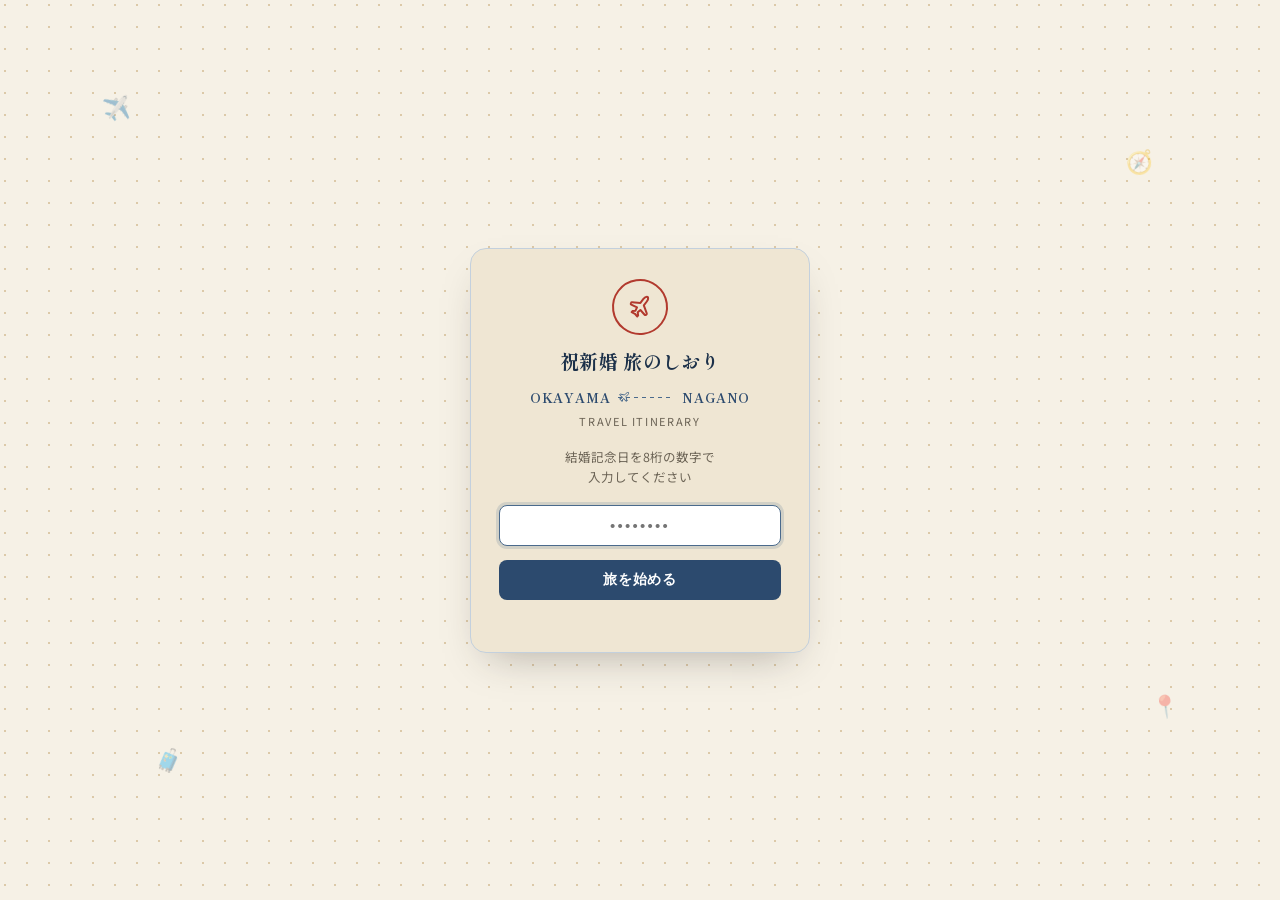
<file: index.html>
<!DOCTYPE html>
<html lang="ja">
<head>
  <meta charset="UTF-8">
  <script src="auth.js"></script>
  <script src="trip-switch.js" defer></script>
  <title>旅のしおり岡山編 — 目次</title>
  <link rel="preconnect" href="https://fonts.googleapis.com">
  <link rel="preconnect" href="https://fonts.gstatic.com" crossorigin>
  <link href="https://fonts.googleapis.com/css2?family=Shippori+Mincho:wght@500;700&family=Noto+Sans+JP:wght@400;500;700&display=swap" rel="stylesheet">
  <link rel="stylesheet" href="styles.css?v=2">
  <meta name="viewport" content="width=device-width,initial-scale=1">
</head>
<body>
<header class="site-header">
  <div class="cover">
    <div class="hanko">祝新婚</div>
    <div class="eyebrow">TRAVEL ITINERARY — OKAYAMA</div>
    <div class="title-row">
      <div class="title">旅のしおり岡山編</div>
      <a class="btn-trip-switch" href="nagano/index.html">長野編</a>
    </div>
  </div>
  <nav class="tabs">
    <a class="active" href="index.html">HOME</a>
    <a href="day1.html">DAY1</a>
    <a href="day2.html">DAY2</a>
    <a href="day3.html">DAY3</a>
    <a href="day4.html">DAY4</a>
  </nav>
</header>

<div class="wrap">

  <div class="ticket">
    <h2>概要</h2>
    <dl class="overview">
      <dt><span class="overview-icon" aria-hidden="true"><svg viewBox="0 0 24 24" fill="none" stroke="currentColor" stroke-width="2" stroke-linecap="round" stroke-linejoin="round"><path d="M20 10c0 6-8 12-8 12s-8-6-8-12a8 8 0 0 1 16 0Z"/><circle cx="12" cy="10" r="3"/></svg></span>Destination</dt>
      <dd>岡山県 倉敷・児島</dd>
      <dt><span class="overview-icon" aria-hidden="true"><svg viewBox="0 0 24 24" fill="none" stroke="currentColor" stroke-width="2" stroke-linecap="round" stroke-linejoin="round"><rect x="3" y="4" width="18" height="18" rx="2"/><path d="M16 2v4M8 2v4M3 10h18"/></svg></span>Date</dt>
      <dd>2026年9月19日(土) 〜 9月22日(火・祝)</dd>
      <dt><span class="overview-icon" aria-hidden="true"><svg viewBox="0 0 24 24" fill="none" stroke="currentColor" stroke-width="2" stroke-linecap="round" stroke-linejoin="round"><path d="M19 14c1.49-1.46 3-3.21 3-5.5A5.5 5.5 0 0 0 16.5 3c-1.76 0-3 .5-4.5 2-1.5-1.5-2.74-2-4.5-2A5.5 5.5 0 0 0 2 8.5c0 2.29 1.51 4.04 3 5.5l7 7Z"/></svg></span>Member</dt>
      <dd>Shohey &amp; Misa</dd>
      <dt><span class="overview-icon" aria-hidden="true"><svg viewBox="0 0 24 24" fill="none" stroke="currentColor" stroke-width="2" stroke-linecap="round" stroke-linejoin="round"><path d="M14.106 5.553a2 2 0 0 0 1.788 0l3.659-1.83A1 1 0 0 1 21 4.619v12.764a1 1 0 0 1-.553.894l-4.553 2.277a2 2 0 0 1-1.788 0l-4.212-2.106a2 2 0 0 0-1.788 0l-3.659 1.83A1 1 0 0 1 3 19.381V6.618a1 1 0 0 1 .553-.894l4.553-2.277a2 2 0 0 1 1.788 0z"/><path d="M15 5.764v15"/><path d="M9 3.236v15"/></svg></span>Sightseeing</dt>
      <dd>
        <ol class="hotel-links">
          <li><a class="btn-hotel" href="https://www.ivysquare.co.jp/sightseeing/" target="_blank" rel="noopener">周辺の観光情報</a></li>
        </ol>
      </dd>
      <dt><span class="overview-icon" aria-hidden="true"><svg viewBox="0 0 24 24" fill="none" stroke="currentColor" stroke-width="2" stroke-linecap="round" stroke-linejoin="round"><path d="M2 4v16"/><path d="M2 8h18a2 2 0 0 1 2 2v10"/><path d="M2 17h20"/><path d="M6 8v9"/></svg></span>Hotel</dt>
      <dd>
        <ol class="hotel-links">
          <li><a class="btn-hotel" href="https://www.ivysquare.co.jp/" target="_blank" rel="noopener">倉敷アイビースクエア</a></li>
          <li><a class="btn-hotel" href="https://www.denimhostelfloat.com/" target="_blank" rel="noopener">DENIM HOSTEL float</a></li>
        </ol>
      </dd>
    </dl>
  </div>

  <div class="ticket">
    <h2>ルートマップ</h2>
    <div class="map-frame">
      <img src="images/route-map.png" alt="倉敷美観地区から児島ジーンズストリートへのルート地図(車で49分・26.4km)">
    </div>
    <ul class="map-legend">
      <li><span class="map-legend-text"><span class="map-legend-name">①倉敷アイビースクエア</span><span class="map-legend-addr">岡山県倉敷市本町7-2</span></span><a class="map-legend-btn" href="https://www.google.com/maps/search/?api=1&query=%E5%80%89%E6%95%B7%E3%82%A2%E3%82%A4%E3%83%93%E3%83%BC%E3%82%B9%E3%82%AF%E3%82%A8%E3%82%A2%20%E5%B2%A1%E5%B1%B1%E7%9C%8C%E5%80%89%E6%95%B7%E5%B8%82%E6%9C%AC%E7%94%BA7-2" target="_blank" rel="noopener" aria-label="Google マップで開く"><svg viewBox="0 0 24 24" fill="none" stroke="currentColor" stroke-width="2" stroke-linecap="round" stroke-linejoin="round"><path d="M20 10c0 6-8 12-8 12s-8-6-8-12a8 8 0 0 1 16 0Z"/><circle cx="12" cy="10" r="3"/></svg></a></li>
      <li><span class="map-legend-text"><span class="map-legend-name">②美観地区</span><span class="map-legend-addr">岡山県倉敷市中央4</span></span><a class="map-legend-btn" href="https://www.google.com/maps/search/?api=1&query=%E7%BE%8E%E8%A6%B3%E5%9C%B0%E5%8C%BA%20%E5%B2%A1%E5%B1%B1%E7%9C%8C%E5%80%89%E6%95%B7%E5%B8%82%E4%B8%AD%E5%A4%AE4" target="_blank" rel="noopener" aria-label="Google マップで開く"><svg viewBox="0 0 24 24" fill="none" stroke="currentColor" stroke-width="2" stroke-linecap="round" stroke-linejoin="round"><path d="M20 10c0 6-8 12-8 12s-8-6-8-12a8 8 0 0 1 16 0Z"/><circle cx="12" cy="10" r="3"/></svg></a></li>
      <li><span class="map-legend-text"><span class="map-legend-name">③児島ジーンズストリート</span><span class="map-legend-addr">岡山県倉敷市児島味野2丁目5</span></span><a class="map-legend-btn" href="https://www.google.com/maps/search/?api=1&query=%E5%85%90%E5%B3%B6%E3%82%B8%E3%83%BC%E3%83%B3%E3%82%BA%E3%82%B9%E3%83%88%E3%83%AA%E3%83%BC%E3%83%88%20%E5%B2%A1%E5%B1%B1%E7%9C%8C%E5%80%89%E6%95%B7%E5%B8%82%E5%85%90%E5%B3%B6%E5%91%B3%E9%87%8E2%E4%B8%81%E7%9B%AE5" target="_blank" rel="noopener" aria-label="Google マップで開く"><svg viewBox="0 0 24 24" fill="none" stroke="currentColor" stroke-width="2" stroke-linecap="round" stroke-linejoin="round"><path d="M20 10c0 6-8 12-8 12s-8-6-8-12a8 8 0 0 1 16 0Z"/><circle cx="12" cy="10" r="3"/></svg></a></li>
      <li><span class="map-legend-text"><span class="map-legend-name">④DENIM HOSTEL float</span><span class="map-legend-addr">岡山県倉敷市児島唐琴町1421-26</span></span><a class="map-legend-btn" href="https://www.google.com/maps/search/?api=1&query=DENIM%20HOSTEL%20float%20%E5%B2%A1%E5%B1%B1%E7%9C%8C%E5%80%89%E6%95%B7%E5%B8%82%E5%85%90%E5%B3%B6%E5%94%90%E7%90%B4%E7%94%BA1421-26" target="_blank" rel="noopener" aria-label="Google マップで開く"><svg viewBox="0 0 24 24" fill="none" stroke="currentColor" stroke-width="2" stroke-linecap="round" stroke-linejoin="round"><path d="M20 10c0 6-8 12-8 12s-8-6-8-12a8 8 0 0 1 16 0Z"/><circle cx="12" cy="10" r="3"/></svg></a></li>
    </ul>
  </div>

  <div class="ticket">
    <h2>近隣の病院</h2>
    <ul class="map-legend">
      <li><span class="map-legend-text"><span class="map-legend-name">①赤松病院</span><span class="map-legend-addr">岡山県倉敷市老松町３丁目１０−３２</span></span><a class="map-legend-btn" href="https://www.google.com/maps/search/?api=1&query=%E8%B5%A4%E6%9D%BE%E7%97%85%E9%99%A2%20%E5%B2%A1%E5%B1%B1%E7%9C%8C%E5%80%89%E6%95%B7%E5%B8%82%E8%80%81%E6%9D%BE%E7%94%BA%EF%BC%93%E4%B8%81%E7%9B%AE%EF%BC%91%EF%BC%90%E2%88%92%EF%BC%93%EF%BC%92" target="_blank" rel="noopener" aria-label="Google マップで開く"><svg viewBox="0 0 24 24" fill="none" stroke="currentColor" stroke-width="2" stroke-linecap="round" stroke-linejoin="round"><path d="M20 10c0 6-8 12-8 12s-8-6-8-12a8 8 0 0 1 16 0Z"/><circle cx="12" cy="10" r="3"/></svg></a></li>
      <li><span class="map-legend-text"><span class="map-legend-name">②宮尾産婦人科クリニック</span><span class="map-legend-addr">岡山県倉敷市老松町４丁目５−１３</span></span><a class="map-legend-btn" href="https://www.google.com/maps/search/?api=1&query=%E5%AE%AE%E5%B0%BE%E7%94%A3%E5%A9%A6%E4%BA%BA%E7%A7%91%E3%82%AF%E3%83%AA%E3%83%8B%E3%83%83%E3%82%AF%20%E5%B2%A1%E5%B1%B1%E7%9C%8C%E5%80%89%E6%95%B7%E5%B8%82%E8%80%81%E6%9D%BE%E7%94%BA%EF%BC%94%E4%B8%81%E7%9B%AE%EF%BC%95%E2%88%92%EF%BC%91%EF%BC%93" target="_blank" rel="noopener" aria-label="Google マップで開く"><svg viewBox="0 0 24 24" fill="none" stroke="currentColor" stroke-width="2" stroke-linecap="round" stroke-linejoin="round"><path d="M20 10c0 6-8 12-8 12s-8-6-8-12a8 8 0 0 1 16 0Z"/><circle cx="12" cy="10" r="3"/></svg></a></li>
      <li><span class="map-legend-text"><span class="map-legend-name">③清水レディスクリニック</span><span class="map-legend-addr">岡山県倉敷市児島駅前４丁目９２</span></span><a class="map-legend-btn" href="https://www.google.com/maps/search/?api=1&query=%E6%B8%85%E6%B0%B4%E3%83%AC%E3%83%87%E3%82%A3%E3%82%B9%E3%82%AF%E3%83%AA%E3%83%8B%E3%83%83%E3%82%AF%20%E5%B2%A1%E5%B1%B1%E7%9C%8C%E5%80%89%E6%95%B7%E5%B8%82%E5%85%90%E5%B3%B6%E9%A7%85%E5%89%8D%EF%BC%94%E4%B8%81%E7%9B%AE%EF%BC%99%EF%BC%92" target="_blank" rel="noopener" aria-label="Google マップで開く"><svg viewBox="0 0 24 24" fill="none" stroke="currentColor" stroke-width="2" stroke-linecap="round" stroke-linejoin="round"><path d="M20 10c0 6-8 12-8 12s-8-6-8-12a8 8 0 0 1 16 0Z"/><circle cx="12" cy="10" r="3"/></svg></a></li>
      <li><span class="map-legend-text"><span class="map-legend-name">④倉敷市立市民病院</span><span class="map-legend-addr">岡山県倉敷市児島駅前２丁目３９-26</span></span><a class="map-legend-btn" href="https://www.google.com/maps/search/?api=1&query=%E5%80%89%E6%95%B7%E5%B8%82%E7%AB%8B%E5%B8%82%E6%B0%91%E7%97%85%E9%99%A2%20%E5%B2%A1%E5%B1%B1%E7%9C%8C%E5%80%89%E6%95%B7%E5%B8%82%E5%85%90%E5%B3%B6%E9%A7%85%E5%89%8D%EF%BC%92%E4%B8%81%E7%9B%AE%EF%BC%93%EF%BC%99-26" target="_blank" rel="noopener" aria-label="Google マップで開く"><svg viewBox="0 0 24 24" fill="none" stroke="currentColor" stroke-width="2" stroke-linecap="round" stroke-linejoin="round"><path d="M20 10c0 6-8 12-8 12s-8-6-8-12a8 8 0 0 1 16 0Z"/><circle cx="12" cy="10" r="3"/></svg></a></li>
    </ul>
  </div>
  
</div>
</body>
</html>
</file>
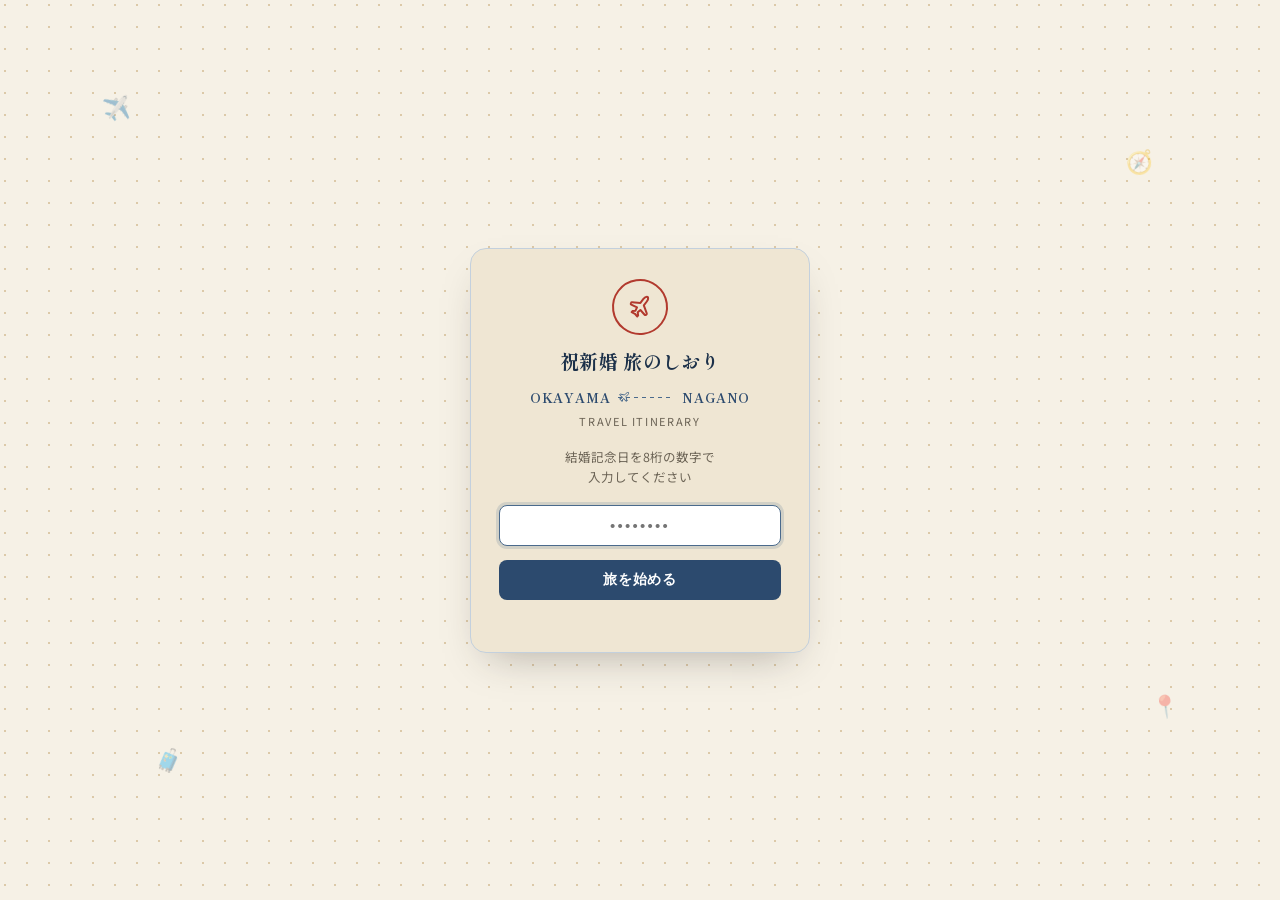
<file: nagano/index.html>
<!DOCTYPE html>
<html lang="ja">
<head>
  <meta charset="UTF-8">
  <script src="../auth.js"></script>
  <title>旅のしおり長野編 — 目次</title>
  <link rel="preconnect" href="https://fonts.googleapis.com">
  <link rel="preconnect" href="https://fonts.gstatic.com" crossorigin>
  <link href="https://fonts.googleapis.com/css2?family=Shippori+Mincho:wght@500;700&family=Noto+Sans+JP:wght@400;500;700&display=swap" rel="stylesheet">
  <link rel="stylesheet" href="../styles.css?v=2">
  <meta name="viewport" content="width=device-width,initial-scale=1">
</head>
<body class="theme-nagano">
<header class="site-header">
  <div class="cover">
    <div class="hanko"><svg viewBox="0 0 24 24" fill="none" stroke="currentColor" stroke-width="2" stroke-linecap="round" stroke-linejoin="round"><circle cx="11" cy="4" r="2"/><circle cx="18" cy="8" r="2"/><circle cx="20" cy="16" r="2"/><path d="M9 10a5 5 0 0 1 5 5v3.5a3.5 3.5 0 0 1-6.84 1.045Q6.52 17.48 4.46 16.84A3.5 3.5 0 0 1 5.5 10Z"/></svg><span class="hanko-text">祝新婚</span></div>
    <div class="eyebrow">TRAVEL ITINERARY — NAGANO <img class="eyebrow-vella" src="../images/vella-smailing.png" alt="ベラ"></div>
    <div class="title-row">
      <div class="title">旅のしおり長野編</div>
      <a class="btn-trip-switch" href="../index.html">岡山編</a>
    </div>
  </div>
  <nav class="tabs">
    <a class="active" href="index.html">HOME</a>
    <a href="day1.html">DAY1</a>
    <a href="day2.html">DAY2</a>
    <a href="day3.html">DAY3</a>
    <a href="day4.html">DAY4</a>
  </nav>
</header>

<div class="wrap">

  <div class="ticket">
    <h2>概要</h2>
    <dl class="overview">
      <dt><span class="overview-icon" aria-hidden="true"><svg viewBox="0 0 24 24" fill="none" stroke="currentColor" stroke-width="2" stroke-linecap="round" stroke-linejoin="round"><path d="M20 10c0 6-8 12-8 12s-8-6-8-12a8 8 0 0 1 16 0Z"/><circle cx="12" cy="10" r="3"/></svg></span>Destination</dt>
      <dd>長野県</dd>
      <dt><span class="overview-icon" aria-hidden="true"><svg viewBox="0 0 24 24" fill="none" stroke="currentColor" stroke-width="2" stroke-linecap="round" stroke-linejoin="round"><rect x="3" y="4" width="18" height="18" rx="2"/><path d="M16 2v4M8 2v4M3 10h18"/></svg></span>Date</dt>
      <dd>2026年9月24日(木) 〜 9月27日(日)</dd>
      <dt><span class="overview-icon" aria-hidden="true"><svg viewBox="0 0 24 24" fill="none" stroke="currentColor" stroke-width="2" stroke-linecap="round" stroke-linejoin="round"><path d="M19 14c1.49-1.46 3-3.21 3-5.5A5.5 5.5 0 0 0 16.5 3c-1.76 0-3 .5-4.5 2-1.5-1.5-2.74-2-4.5-2A5.5 5.5 0 0 0 2 8.5c0 2.29 1.51 4.04 3 5.5l7 7Z"/></svg></span>Member</dt>
      <dd>Shohey &amp; Misa  &amp; Vella</dd>
      <dt><span class="overview-icon" aria-hidden="true"><svg viewBox="0 0 24 24" fill="none" stroke="currentColor" stroke-width="2" stroke-linecap="round" stroke-linejoin="round"><path d="M14.106 5.553a2 2 0 0 0 1.788 0l3.659-1.83A1 1 0 0 1 21 4.619v12.764a1 1 0 0 1-.553.894l-4.553 2.277a2 2 0 0 1-1.788 0l-4.212-2.106a2 2 0 0 0-1.788 0l-3.659 1.83A1 1 0 0 1 3 19.381V6.618a1 1 0 0 1 .553-.894l4.553-2.277a2 2 0 0 1 1.788 0z"/><path d="M15 5.764v15"/><path d="M9 3.236v15"/></svg></span>Sightseeing</dt>
      <dd>
        <ol class="hotel-links">
          <li><a class="btn-hotel" href="https://www.go-nagano.net/" target="_blank" rel="noopener">周辺の観光情報</a></li>
        </ol>
      </dd>
      <dt><span class="overview-icon" aria-hidden="true"><svg viewBox="0 0 24 24" fill="none" stroke="currentColor" stroke-width="2" stroke-linecap="round" stroke-linejoin="round"><path d="M2 4v16"/><path d="M2 8h18a2 2 0 0 1 2 2v10"/><path d="M2 17h20"/><path d="M6 8v9"/></svg></span>Hotel</dt>
      <dd>
        <ol class="hotel-links">
          <li><a class="btn-hotel" href="https://www.ooedoonsen.jp/wanwan-shinshuueda/" target="_blank" rel="noopener">大江戸温泉物語わんわんリゾート 信州上田</a></li>
        </ol>
      </dd>
    </dl>
  </div>

  <div class="ticket">
    <h2>ルートマップ</h2>
    <div class="map-frame">
      <img src="../images/route-map-nagano.png" alt="大江戸温泉物語わんわんリゾートからその後のルート地図">
    </div>
    <ul class="map-legend">
      <li><span class="map-legend-text"><span class="map-legend-name">①大江戸温泉物語わんわんリゾート 信州上田</span><span class="map-legend-addr">長野県上田市西内1160</span></span><a class="map-legend-btn" href="https://www.google.com/maps/search/?api=1&query=%E5%A4%A7%E6%B1%9F%E6%88%B8%E6%B8%A9%E6%B3%89%E7%89%A9%E8%AA%9E%E3%82%8F%E3%82%93%E3%82%8F%E3%82%93%E3%83%AA%E3%82%BE%E3%83%BC%E3%83%88%20%E4%BF%A1%E5%B7%9E%E4%B8%8A%E7%94%B0%20%E9%95%B7%E9%87%8E%E7%9C%8C%E4%B8%8A%E7%94%B0%E5%B8%82%E8%A5%BF%E5%86%851160" target="_blank" rel="noopener" aria-label="Google マップで開く"><svg viewBox="0 0 24 24" fill="none" stroke="currentColor" stroke-width="2" stroke-linecap="round" stroke-linejoin="round"><path d="M20 10c0 6-8 12-8 12s-8-6-8-12a8 8 0 0 1 16 0Z"/><circle cx="12" cy="10" r="3"/></svg></a></li>
      <li><span class="map-legend-text"><span class="map-legend-name">②旧軽井沢銀座商店街</span><span class="map-legend-addr">長野県北佐久郡軽井沢町軽井沢８７８</span></span><a class="map-legend-btn" href="https://www.google.com/maps/search/?api=1&query=%E6%97%A7%E8%BB%BD%E4%BA%95%E6%B2%A2%E9%8A%80%E5%BA%A7%E5%95%86%E5%BA%97%E8%A1%97%20%E9%95%B7%E9%87%8E%E7%9C%8C%E5%8C%97%E4%BD%90%E4%B9%85%E9%83%A1%E8%BB%BD%E4%BA%95%E6%B2%A2%E7%94%BA%E8%BB%BD%E4%BA%95%E6%B2%A2%EF%BC%98%EF%BC%97%EF%BC%98" target="_blank" rel="noopener" aria-label="Google マップで開く"><svg viewBox="0 0 24 24" fill="none" stroke="currentColor" stroke-width="2" stroke-linecap="round" stroke-linejoin="round"><path d="M20 10c0 6-8 12-8 12s-8-6-8-12a8 8 0 0 1 16 0Z"/><circle cx="12" cy="10" r="3"/></svg></a></li>
      <li><span class="map-legend-text"><span class="map-legend-name">③軽井沢・プリンスショッピングプラザ</span><span class="map-legend-addr">長野県北佐久郡軽井沢町軽井沢</span></span><a class="map-legend-btn" href="https://www.google.com/maps/search/?api=1&query=%E8%BB%BD%E4%BA%95%E6%B2%A2%E3%83%BB%E3%83%97%E3%83%AA%E3%83%B3%E3%82%B9%E3%82%B7%E3%83%A7%E3%83%83%E3%83%94%E3%83%B3%E3%82%B0%E3%83%97%E3%83%A9%E3%82%B6%20%E9%95%B7%E9%87%8E%E7%9C%8C%E5%8C%97%E4%BD%90%E4%B9%85%E9%83%A1%E8%BB%BD%E4%BA%95%E6%B2%A2%E7%94%BA%E8%BB%BD%E4%BA%95%E6%B2%A2" target="_blank" rel="noopener" aria-label="Google マップで開く"><svg viewBox="0 0 24 24" fill="none" stroke="currentColor" stroke-width="2" stroke-linecap="round" stroke-linejoin="round"><path d="M20 10c0 6-8 12-8 12s-8-6-8-12a8 8 0 0 1 16 0Z"/><circle cx="12" cy="10" r="3"/></svg></a></li>
      <li><span class="map-legend-text"><span class="map-legend-name">④大王わさび農場</span><span class="map-legend-addr">長野県安曇野市穂高３６４０</span></span><a class="map-legend-btn" href="https://www.google.com/maps/search/?api=1&query=%E5%A4%A7%E7%8E%8B%E3%82%8F%E3%81%95%E3%81%B3%E8%BE%B2%E5%A0%B4%20%E9%95%B7%E9%87%8E%E7%9C%8C%E5%AE%89%E6%9B%87%E9%87%8E%E5%B8%82%E7%A9%82%E9%AB%98%EF%BC%93%EF%BC%96%EF%BC%94%EF%BC%90" target="_blank" rel="noopener" aria-label="Google マップで開く"><svg viewBox="0 0 24 24" fill="none" stroke="currentColor" stroke-width="2" stroke-linecap="round" stroke-linejoin="round"><path d="M20 10c0 6-8 12-8 12s-8-6-8-12a8 8 0 0 1 16 0Z"/><circle cx="12" cy="10" r="3"/></svg></a></li>
      <li><span class="map-legend-text"><span class="map-legend-name">⑤ガラス体験 遊び心</span><span class="map-legend-addr">長野県安曇野市穂高有明７９９９−６</span></span><a class="map-legend-btn" href="https://www.google.com/maps/search/?api=1&query=%E3%82%AC%E3%83%A9%E3%82%B9%E4%BD%93%E9%A8%93%20%E9%81%8A%E3%81%B3%E5%BF%83%20%E9%95%B7%E9%87%8E%E7%9C%8C%E5%AE%89%E6%9B%87%E9%87%8E%E5%B8%82%E7%A9%82%E9%AB%98%E6%9C%89%E6%98%8E%EF%BC%97%EF%BC%99%EF%BC%99%EF%BC%99%E2%88%92%EF%BC%96" target="_blank" rel="noopener" aria-label="Google マップで開く"><svg viewBox="0 0 24 24" fill="none" stroke="currentColor" stroke-width="2" stroke-linecap="round" stroke-linejoin="round"><path d="M20 10c0 6-8 12-8 12s-8-6-8-12a8 8 0 0 1 16 0Z"/><circle cx="12" cy="10" r="3"/></svg></a></li>
    </ul>
  </div>

  <div class="ticket">
    <h2>近隣の病院</h2>
    <ul class="map-legend">
      <li><span class="map-legend-text"><span class="map-legend-name">①わかばレディス＆マタニティクリニック</span><span class="map-legend-addr">長野県松本市浅間温泉１丁目２４−５</span></span><a class="map-legend-btn" href="https://www.google.com/maps/search/?api=1&query=%E3%82%8F%E3%81%8B%E3%81%B0%E3%83%AC%E3%83%87%E3%82%A3%E3%82%B9%EF%BC%86%E3%83%9E%E3%82%BF%E3%83%8B%E3%83%86%E3%82%A3%E3%82%AF%E3%83%AA%E3%83%8B%E3%83%83%E3%82%AF%20%E9%95%B7%E9%87%8E%E7%9C%8C%E6%9D%BE%E6%9C%AC%E5%B8%82%E6%B5%85%E9%96%93%E6%B8%A9%E6%B3%89%EF%BC%91%E4%B8%81%E7%9B%AE%EF%BC%92%EF%BC%94%E2%88%92%EF%BC%95" target="_blank" rel="noopener" aria-label="Google マップで開く"><svg viewBox="0 0 24 24" fill="none" stroke="currentColor" stroke-width="2" stroke-linecap="round" stroke-linejoin="round"><path d="M20 10c0 6-8 12-8 12s-8-6-8-12a8 8 0 0 1 16 0Z"/><circle cx="12" cy="10" r="3"/></svg></a></li>
      <li><span class="map-legend-text"><span class="map-legend-name">②みさとレディースクリニック</span><span class="map-legend-addr">長野県安曇野市三郷明盛１１７０−２</span></span><a class="map-legend-btn" href="https://www.google.com/maps/search/?api=1&query=%E3%81%BF%E3%81%95%E3%81%A8%E3%83%AC%E3%83%87%E3%82%A3%E3%83%BC%E3%82%B9%E3%82%AF%E3%83%AA%E3%83%8B%E3%83%83%E3%82%AF%20%E9%95%B7%E9%87%8E%E7%9C%8C%E5%AE%89%E6%9B%87%E9%87%8E%E5%B8%82%E4%B8%89%E9%83%B7%E6%98%8E%E7%9B%9B%EF%BC%91%EF%BC%91%EF%BC%97%EF%BC%90%E2%88%92%EF%BC%92" target="_blank" rel="noopener" aria-label="Google マップで開く"><svg viewBox="0 0 24 24" fill="none" stroke="currentColor" stroke-width="2" stroke-linecap="round" stroke-linejoin="round"><path d="M20 10c0 6-8 12-8 12s-8-6-8-12a8 8 0 0 1 16 0Z"/><circle cx="12" cy="10" r="3"/></svg></a></li>
      <li><span class="map-legend-text"><span class="map-legend-name">③いまいレディースクリニック</span><span class="map-legend-addr">〒385-0022 長野県佐久市岩村田２０１５−１</span></span><a class="map-legend-btn" href="https://www.google.com/maps/search/?api=1&query=%E3%81%84%E3%81%BE%E3%81%84%E3%83%AC%E3%83%87%E3%82%A3%E3%83%BC%E3%82%B9%E3%82%AF%E3%83%AA%E3%83%8B%E3%83%83%E3%82%AF%20%E3%80%92385-0022%20%E9%95%B7%E9%87%8E%E7%9C%8C%E4%BD%90%E4%B9%85%E5%B8%82%E5%B2%A9%E6%9D%91%E7%94%B0%EF%BC%92%EF%BC%90%EF%BC%91%EF%BC%95%E2%88%92%EF%BC%91" target="_blank" rel="noopener" aria-label="Google マップで開く"><svg viewBox="0 0 24 24" fill="none" stroke="currentColor" stroke-width="2" stroke-linecap="round" stroke-linejoin="round"><path d="M20 10c0 6-8 12-8 12s-8-6-8-12a8 8 0 0 1 16 0Z"/><circle cx="12" cy="10" r="3"/></svg></a></li>
    </ul>
  </div>

</div>
</body>
</html>
</file>
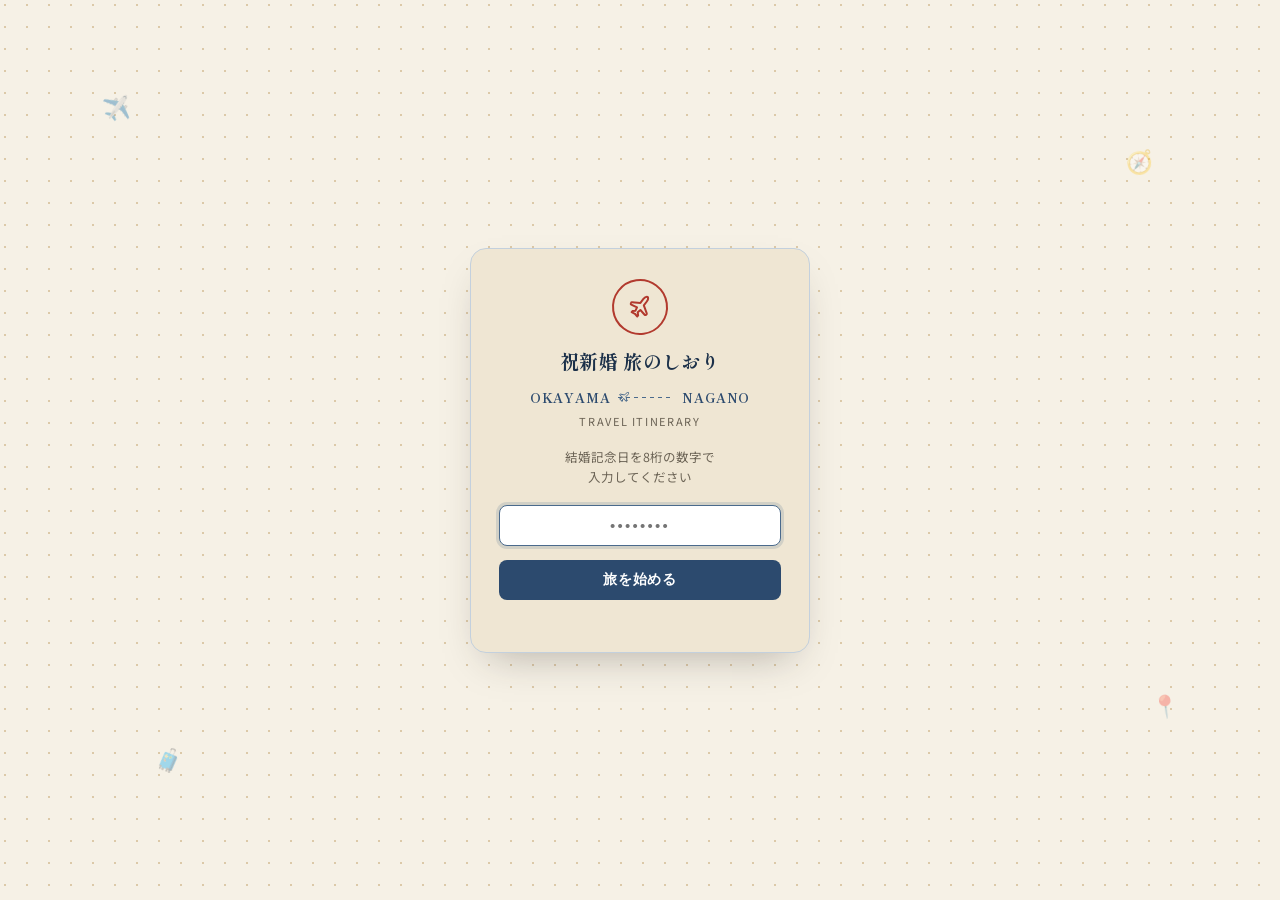
<file: day1.html>
<!DOCTYPE html>
<html lang="ja">
<head>
  <meta charset="UTF-8">
  <script src="auth.js"></script>
  <script src="trip-switch.js" defer></script>
  <title>Day1 — 9/19</title>
  <link rel="preconnect" href="https://fonts.googleapis.com">
  <link rel="preconnect" href="https://fonts.gstatic.com" crossorigin>
  <link href="https://fonts.googleapis.com/css2?family=Shippori+Mincho:wght@500;700&family=Noto+Sans+JP:wght@400;500;700&display=swap" rel="stylesheet">
  <link rel="stylesheet" href="styles.css?v=2">
  <meta name="viewport" content="width=device-width,initial-scale=1">
</head>
<body>
<header class="site-header">
  <div class="cover">
    <div class="hanko">祝新婚</div>
    <div class="eyebrow">TRAVEL ITINERARY — OKAYAMA</div>
    <div class="title-row">
      <div class="title">旅のしおり岡山編</div>
      <a class="btn-trip-switch" href="nagano/index.html">長野編</a>
    </div>
  </div>
  <nav class="tabs">
    <a href="index.html">HOME</a>
    <a class="active" href="day1.html">DAY1</a>
    <a href="day2.html">DAY2</a>
    <a href="day3.html">DAY3</a>
    <a href="day4.html">DAY4</a>
  </nav>
</header>

<div class="wrap">
  <!-- Day1 -->
  <div class="day">
    <div class="day-head">
      <div class="day-badge">Day1</div>
      <div>
        <div class="day-date">9/19(土)</div>
        <div class="day-weekday">大阪 → 倉敷 美観地区を散策</div>
      </div>
    </div>

    <div class="photo-carousel">
      <div class="photo-carousel-item"><img src="images/bikantiku-1.jpg" alt="倉敷アイビースクエア"></div>
      <div class="photo-carousel-item"><img src="images/ivysquare.jpg" alt="倉敷アイビースクエア"></div>
      <div class="photo-carousel-item"><img src="images/ivysquare-1.jpg" alt="倉敷アイビースクエア"></div>
      <div class="photo-carousel-item"><img src="images/ivysquare-3.jpg" alt="倉敷アイビースクエア"></div>
      <div class="photo-carousel-item"><img src="images/bikantiku-kohaku.jpeg" alt="倉敷アイビースクエア"></div>
      <div class="photo-carousel-item"><img src="images/kurasiki-denim-street.jpg" alt="倉敷アイビースクエア"></div>
      <div class="photo-carousel-item"><img src="images/denim-sweet1.jpeg" alt="倉敷アイビースクエア"></div>
      <div class="photo-carousel-item"><img src="images/bikantiku-miffy.jpg" alt="倉敷アイビースクエア"></div>
    </div>

    <div class="day-card">
      <div class="grid">
        <div class="timeline">
          <div class="tl-item"><span class="tl-time">6:00</span>大阪を出発</div>
          <div class="tl-transit">
            <svg viewBox="0 0 24 24" fill="none" stroke="currentColor" stroke-width="2" stroke-linecap="round" stroke-linejoin="round"><path d="M14 16H9m10 0h3v-3.15a1 1 0 0 0-.84-.99L16 11l-2.7-3.6a1 1 0 0 0-.8-.4H5.24a2 2 0 0 0-1.8 1.1l-.8 1.63A6 6 0 0 0 2 12.42V16h2"/><circle cx="6.5" cy="16.5" r="2.5"/><circle cx="16.5" cy="16.5" r="2.5"/></svg>
            120分 ~ 180分
          </div>
          <div class="tl-item"><span class="tl-time">9:00</span>岡山 到着予定</div>
          <div class="tl-item">
            <span class="tl-time">9:30</span>朝ごはん
            <div class="tl-note">美観地区を眺めながらゆっくりモーニング</div>
          </div>
          <div class="tl-item">
            <span class="tl-time">10:00</span>美観地区観光
            <div class="tl-note">食べ歩き＆ショッピング</div>
          </div>
          <div class="tl-transit">
            <svg viewBox="0 0 24 24" fill="none" stroke="currentColor" stroke-width="2" stroke-linecap="round" stroke-linejoin="round"><path d="M4 16v-2.38C4 11.5 2.97 10.5 3 8c.03-2.72 1.49-6 4.5-6C9.37 2 10 3.8 10 5.5c0 3.11-2 5.66-2 8.68V16a2 2 0 1 1-4 0Z"/><path d="M20 20v-2.38c0-2.12 1.03-3.12 1-5.62-.03-2.72-1.49-6-4.5-6C14.63 6 14 7.8 14 9.5c0 3.11 2 5.66 2 8.68V20a2 2 0 1 0 4 0Z"/><path d="M16 17h4"/><path d="M4 13h4"/></svg>
            徒歩 5分〜10分
          </div>
          <div class="tl-item">
            <span class="tl-time">15:00</span>倉敷アイビースクエア
            <div class="tl-note">ホテルへ移動・チェックイン</div>
          </div>
          <div class="tl-item"><span class="tl-time">17:30</span>晩ごはん<span class="tl-badge">予約済み</span></div>
           <div class="tl-note">ホテル内 レストラン「蔦」</div>
        </div>
        <div>
          <div class="side-block">
            <div class="side-label">やること・見どころ</div>
            <div class="side-text"><ul>
              <li>美観地区を観光</li>
              <li>美観地区デニムスイート</li>
              <li>倉敷デニムストリート</li>
              <li>ベラのハーネスや服</li>
              <li>ミッフィの蔵キッチン</li>
              <li>倉敷カフェ kohaku堂</li>
            </ul></div>
          </div>
          <div class="side-block">
            <div class="side-label">宿泊ホテル</div>
            <div class="side-text">
              <div class="hotel-name">倉敷アイビースクエア</div>
              <div class="hotel-addr">住所　：岡山県倉敷市本町7-2</div>
              <div class="hotel-addr">部屋　：デラックスツインＢ (30㎡)</div>
              <div class="hotel-addr">番号　：T0865F99BB37F</div>
              <div class="hotel-addr">プラン：素泊まりプラン</div>
              <span class="hotel-note">チェックイン 15:00〜</span>
            </div>
            <a class="btn-reserve" href="https://bw.tripla.ai/reservation/confirmation/T0865F99BB37F?bypass_token=72277ca4-b8b6-4f14-8d4a-e132deba5777&code=ba2d4b07620e0b89bb8d1b36d0af5162&hotel_id=2560&uri=https%3A%2F%2Fconcierge.tripla.ai" target="_blank" rel="noopener noreferrer">予約情報の確認</a>
          </div>
        </div>
      </div>
      <div class="memo">
        メモ・備考
        <ul>
          <li>大阪→岡山の移動時間を確認</li>
          <li>朝ごはんの候補を事前に探しておく</li>
          <li>お風呂の利用時間を確認</li>
          <li>駐車場の有無を確認</li>
          <li>近隣の病院を確認</li>
        </ul>
      </div>
    </div>
  </div>

</div>
</body>
</html>
</file>
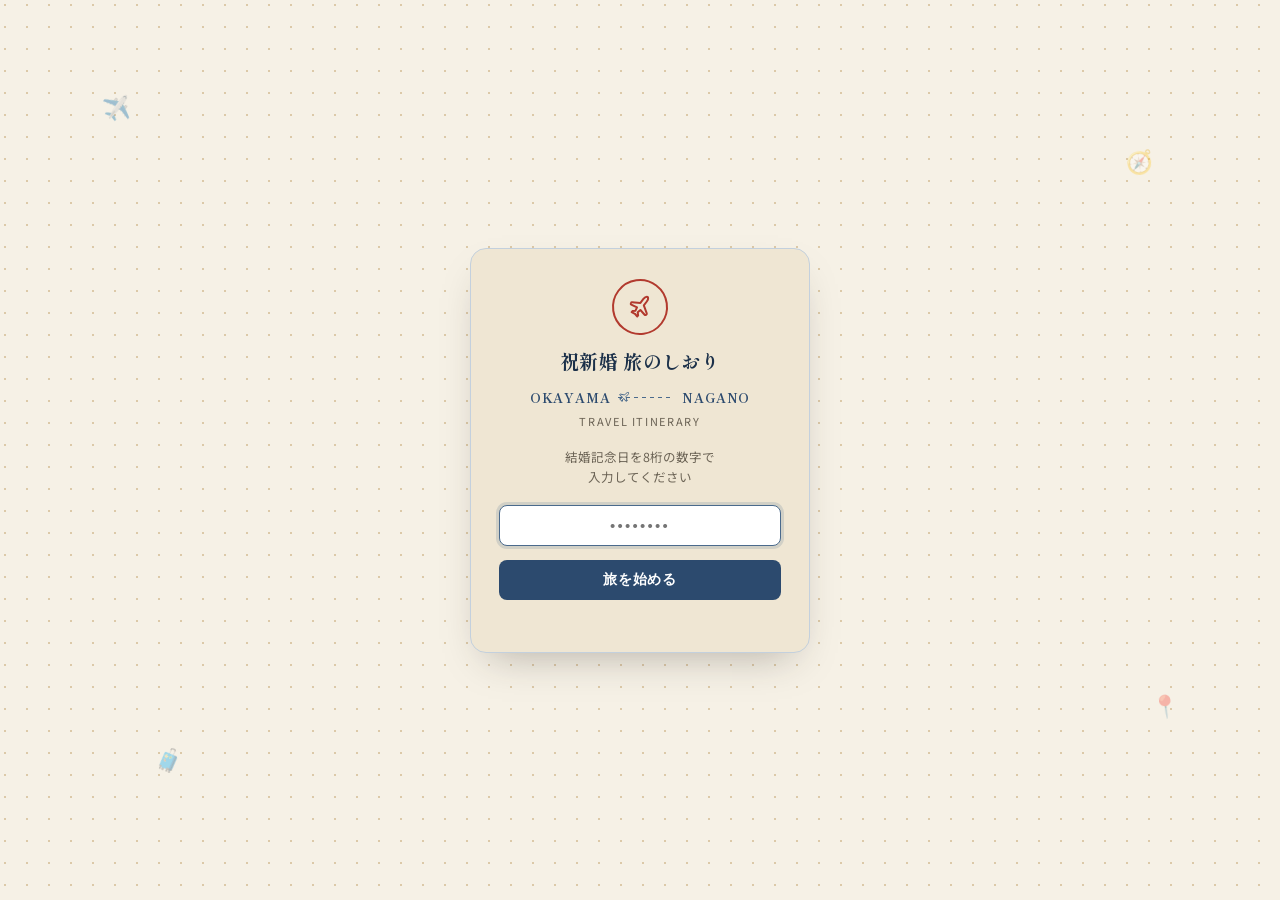
<file: day2.html>
<!DOCTYPE html>
<html lang="ja">
<head>
  <meta charset="UTF-8">
  <script src="auth.js"></script>
  <script src="trip-switch.js" defer></script>
  <title>Day2 — 9/20</title>
  <link rel="preconnect" href="https://fonts.googleapis.com">
  <link rel="preconnect" href="https://fonts.gstatic.com" crossorigin>
  <link href="https://fonts.googleapis.com/css2?family=Shippori+Mincho:wght@500;700&family=Noto+Sans+JP:wght@400;500;700&display=swap" rel="stylesheet">
  <link rel="stylesheet" href="styles.css?v=2">
  <meta name="viewport" content="width=device-width,initial-scale=1">
</head>
<body>
<header class="site-header">
  <div class="cover">
    <div class="hanko">祝新婚</div>
    <div class="eyebrow">TRAVEL ITINERARY — OKAYAMA</div>
    <div class="title-row">
      <div class="title">旅のしおり岡山編</div>
      <a class="btn-trip-switch" href="nagano/index.html">長野編</a>
    </div>
  </div>
  <nav class="tabs">
    <a href="index.html">HOME</a>
    <a href="day1.html">DAY1</a>
    <a class="active" href="day2.html">DAY2</a>
    <a href="day3.html">DAY3</a>
    <a href="day4.html">DAY4</a>
  </nav>
</header>

<div class="wrap">
  <!-- Day2 -->
  <div class="day">
    <div class="day-head">
      <div class="day-badge">Day2</div>
      <div>
        <div class="day-date">9/20(日)</div>
        <div class="day-weekday">ホテルを満喫・備前焼体験</div>
      </div>
    </div>

    <div class="photo-carousel">
      <div class="photo-carousel-item"><img src="images/ivysquare-moning.jpg" alt="美観地区"></div>
      <div class="photo-carousel-item"><img src="images/ivysquare-4.jpg" alt="美観地区"></div>
      <div class="photo-carousel-item"><img src="images/ivysquare-5.jpg" alt="倉敷デニムストリート"></div>
      <div class="photo-carousel-item"><img src="images/ivysquare-6.jpg" alt="倉敷デニムストリート"></div>
      <div class="photo-carousel-item"><img src="images/tougei-1.jpg" alt="倉敷デニムストリート"></div>
      <div class="photo-carousel-item"><img src="images/ivysquare-7.jpg" alt="倉敷デニムストリート"></div>
    </div>

    <div class="day-card">
      <div class="grid">
        <div class="timeline">
          <div class="tl-item">
            <span class="tl-time">7:00</span>朝ごはん
            <div class="tl-note">ホテル内 レストラン「蔦」</div>
          </div>
          <div class="tl-item">
            <span class="tl-time">8:00</span>自由時間
            <div class="tl-note">お土産見たりホテルでのんびり</div>
          </div>
          <div class="tl-item">
            <span class="tl-time">12:00</span>お昼ご飯
            <div class="tl-note">気になるお店でランチ</div>
          </div>
          <div class="tl-item">
            <span class="tl-time">13:00</span>愛美工房 陶芸教室<span class="tl-badge">予約済み</span>
            <div class="tl-note">備前焼体験(約120分)</div>
          </div>
          <div class="tl-item">
            <span class="tl-time">15:00</span>自由時間
            <div class="tl-note">お土産見たりホテルでのんびり</div>
          </div>
          <div class="tl-item">
            <span class="tl-time">17:30</span>晩御飯<span class="tl-badge">予約済み</span>
            <div class="tl-note">ホテル内 レストラン「蔦」</div>
          </div>
        </div>
        <div>
          <div class="side-block">
            <div class="side-label">やること・見どころ</div>
            <div class="side-text"><ul>
              <li>朝ごはんビュッフェを堪能</li>
              <li>ホテルでのんびり過ごす</li>
              <li>お土産を買う</li>
              <li>備前焼体験</li>
              <li>時間があれば夜のライトアップを楽しむ</li>
            </ul></div>
          </div>
          <div class="side-block">
            <div class="side-label">宿泊ホテル</div>
            <div class="side-text">
              <div class="hotel-name">倉敷アイビースクエア</div>
              <div class="hotel-addr">住所　：岡山県倉敷市本町7-2</div>
              <div class="hotel-addr">部屋　：デラックスツインＢ (30㎡)</div>
              <div class="hotel-addr">番号　：T0865F99BB37F</div>
              <div class="hotel-addr">プラン：素泊まりプラン</div>
            </div>
            <a class="btn-reserve" href="https://bw.tripla.ai/reservation/confirmation/T0865F99BB37F?bypass_token=72277ca4-b8b6-4f14-8d4a-e132deba5777&code=ba2d4b07620e0b89bb8d1b36d0af5162&hotel_id=2560&uri=https%3A%2F%2Fconcierge.tripla.ai" target="_blank" rel="noopener noreferrer">予約情報の確認</a>
          </div>
        </div>
      </div>
      <div class="memo">
        メモ・備考
        <ul>
          <li>朝食会場は8:00頃が混雑する可能性あり</li>
          <li>愛美工房 陶芸教室の場所を確認しておく</li>
        </ul>
      </div>
    </div>
  </div>

</div>
</body>
</html>
</file>
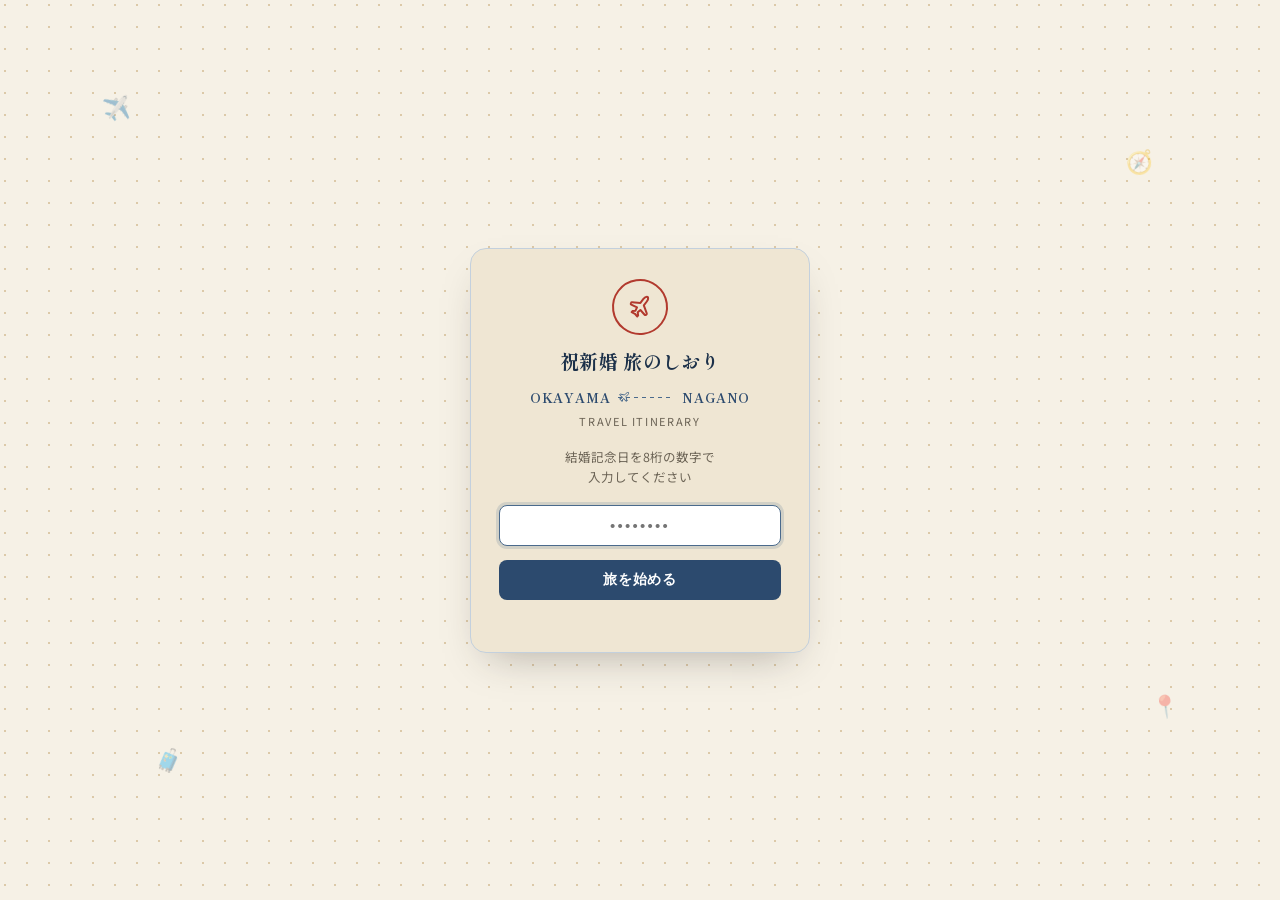
<file: day3.html>
<!DOCTYPE html>
<html lang="ja">
<head>
  <meta charset="UTF-8">
  <script src="auth.js"></script>
  <script src="trip-switch.js" defer></script>
  <title>Day3 — 9/21</title>
  <link rel="preconnect" href="https://fonts.googleapis.com">
  <link rel="preconnect" href="https://fonts.gstatic.com" crossorigin>
  <link href="https://fonts.googleapis.com/css2?family=Shippori+Mincho:wght@500;700&family=Noto+Sans+JP:wght@400;500;700&display=swap" rel="stylesheet">
  <link rel="stylesheet" href="styles.css?v=2">
  <meta name="viewport" content="width=device-width,initial-scale=1">
</head>
<body>
<header class="site-header">
  <div class="cover">
    <div class="hanko">祝新婚</div>
    <div class="eyebrow">TRAVEL ITINERARY — OKAYAMA</div>
    <div class="title-row">
      <div class="title">旅のしおり岡山編</div>
      <a class="btn-trip-switch" href="nagano/index.html">長野編</a>
    </div>
  </div>
  <nav class="tabs">
    <a href="index.html">HOME</a>
    <a href="day1.html">DAY1</a>
    <a href="day2.html">DAY2</a>
    <a class="active" href="day3.html">DAY3</a>
    <a href="day4.html">DAY4</a>
  </nav>
</header>

<div class="wrap">
  <!-- Day3 -->
  <div class="day">
    <div class="day-head">
      <div class="day-badge">Day3</div>
      <div>
        <div class="day-date">9/21(月・祝)</div>
        <div class="day-weekday">倉敷 → 児島 児島エリアを観光</div>
      </div>
    </div>

    <div class="photo-carousel">
      <div class="photo-carousel-item"><img src="images/denim-float-4.jpg" alt="デニムフロート"></div>
      <div class="photo-carousel-item"><img src="images/kojima-denim-1.jpg" alt="倉敷デニムストリート"></div>
      <div class="photo-carousel-item"><img src="images/kojima-denim-2.jpg" alt="倉敷デニムストリート"></div>
      <div class="photo-carousel-item"><img src="images/kojima-denim-3.jpg" alt="倉敷デニムストリート"></div>
      <div class="photo-carousel-item"><img src="images/momotarou.jpg" alt="桃太郎"></div>
      <div class="photo-carousel-item"><img src="images/denim-float-3.jpg" alt="デニムフロート"></div>
      <div class="photo-carousel-item"><img src="images/denim-float-2.jpg" alt="デニムフロート"></div>
      <div class="photo-carousel-item"><img src="images/denim-float-1.jpg" alt="デニムフロート"></div>
    </div>

    <div class="day-card">
      <div class="grid">
        <div class="timeline">
          <div class="tl-item">
            <span class="tl-time">7:00</span>朝ごはん
            <div class="tl-note">ホテル内 レストラン「蔦」</div>
          </div>
          <div class="tl-item">
            <span class="tl-time">8:00</span>自由時間
            <div class="tl-note">お土産見たりホテルでのんびり</div>
          </div>
          <div class="tl-item"><span class="tl-time">11:00</span>チェックアウト</div>
          <div class="tl-item">
            <span class="tl-time">12:00</span>お昼ごはん
            <div class="tl-note">気になるお店でお昼ごはん</div>
          </div>
          <div class="tl-transit">
            <svg viewBox="0 0 24 24" fill="none" stroke="currentColor" stroke-width="2" stroke-linecap="round" stroke-linejoin="round"><path d="M14 16H9m10 0h3v-3.15a1 1 0 0 0-.84-.99L16 11l-2.7-3.6a1 1 0 0 0-.8-.4H5.24a2 2 0 0 0-1.8 1.1l-.8 1.63A6 6 0 0 0 2 12.42V16h2"/><circle cx="6.5" cy="16.5" r="2.5"/><circle cx="16.5" cy="16.5" r="2.5"/></svg>
            車 30分
          </div>
          <div class="tl-item">
            <span class="tl-time">13:30</span>児島エリアへ移動
            <div class="tl-note">児島ジーンズストリートなどを観光</div>
          </div>
          <div class="tl-transit">
            <svg viewBox="0 0 24 24" fill="none" stroke="currentColor" stroke-width="2" stroke-linecap="round" stroke-linejoin="round"><path d="M14 16H9m10 0h3v-3.15a1 1 0 0 0-.84-.99L16 11l-2.7-3.6a1 1 0 0 0-.8-.4H5.24a2 2 0 0 0-1.8 1.1l-.8 1.63A6 6 0 0 0 2 12.42V16h2"/><circle cx="6.5" cy="16.5" r="2.5"/><circle cx="16.5" cy="16.5" r="2.5"/></svg>
            車 20分
          </div>
          <div class="tl-item">
            <span class="tl-time">16:00</span>DENIM HOSTEL float
            <div class="tl-note">ホテルへ移動・チェックイン</div>
          </div>
          <div class="tl-item">
            <span class="tl-time">18:00</span>晩ごはん
            <div class="tl-note">ホテル内レストラン or 周辺のお店</div>
          </div>
          <div class="tl-item">
            <span class="tl-time">19:00</span>自由時間
            <div class="tl-note">ホテル内の設備を楽しむ</div>
          </div>
          <div class="tl-item"><span class="tl-time">0:00</span>Misa Birthday♡</div>
        </div>
        <div>
          <div class="side-block">
            <div class="side-label">やること・見どころ</div>
            <div class="side-text"><ul>
              <li>児島エリアを散策</li>
              <li>ホテルを楽しむ</li>
            </ul></div>
          </div>
          <div class="side-block">
            <div class="side-label">宿泊ホテル</div>
            <div class="side-text">
              <div class="hotel-name">DENIM HOSTEL float</div>
              <div class="hotel-addr">住所　：岡山県倉敷市児島唐琴町1421-26</div>
              <div class="hotel-addr">部屋　：和室『Asagi』</div>
              <div class="hotel-addr">番号　：8PA6I92DRA</div>
              <div class="hotel-addr">プラン：【朝食プラン】瀬戸内の鯛茶漬け弁当</div>
              <span class="hotel-note">チェックイン 16:00〜21:00</span>
              <a class="btn-reserve" href="https://www.chillnn.com/ja/1715936943fac/booking/8PA6I92DRA" target="_blank" rel="noopener noreferrer">予約情報の確認</a>
            </div>
          </div>
        </div>
      </div>
      <div class="memo">
        メモ・備考
        <ul>
          <li>アイビースクエア チェックアウト:11:00</li>
          <li>デニムフロート チェックイン:16:00〜21:00</li>
          <li>デニムフロートは事前ログイン — 忘れずに</li>
          <li>施設内併設のカフェ「pile」あり</li>
          <li>お風呂のご利用 予約必要</li>
          <li>国道430号線沿いにある市営駐車場(無料)</li>
          <li>セルフチェックアウト制</li>
        </ul>
      </div>
    </div>
  </div>

</div>
</body>
</html>
</file>
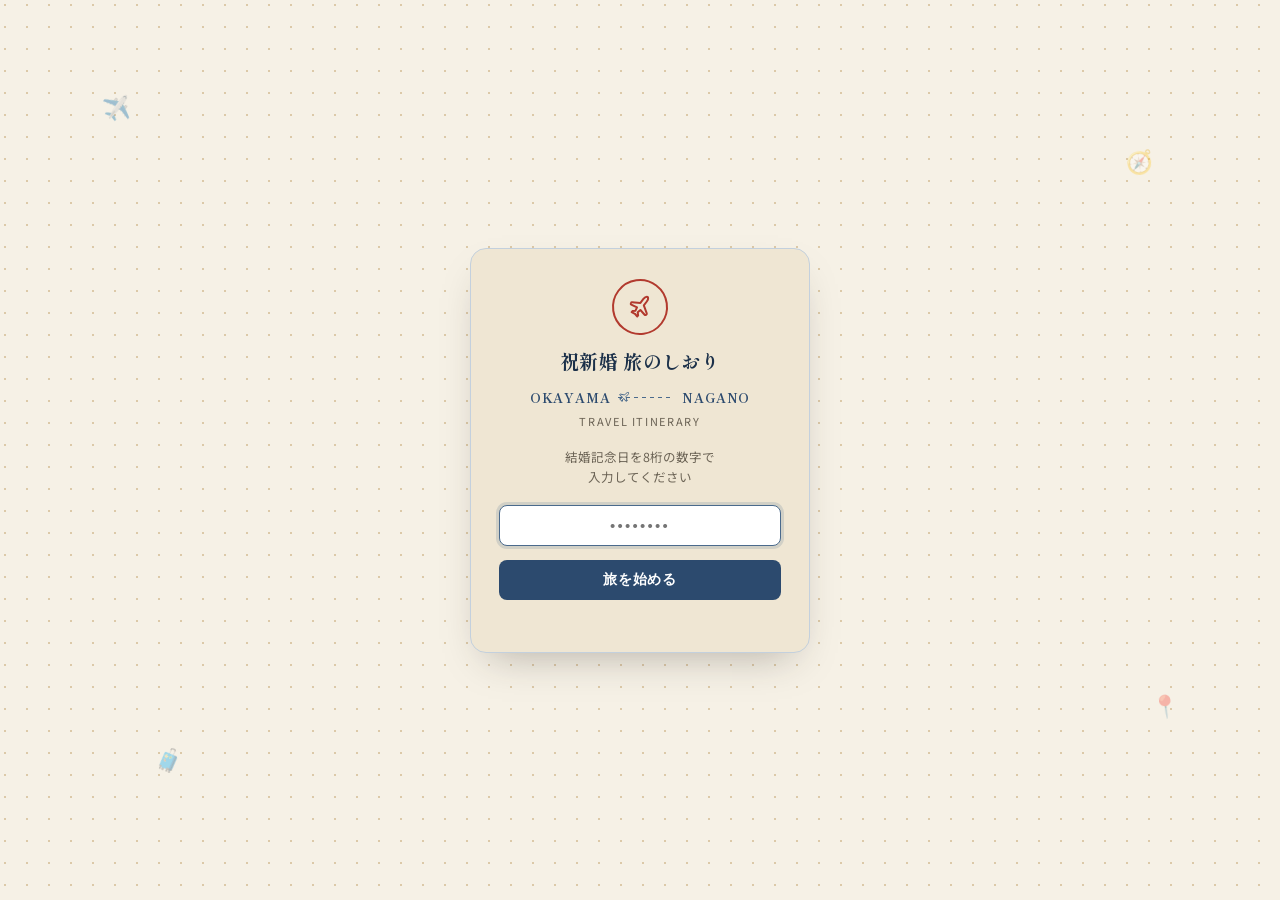
<file: day4.html>
<!DOCTYPE html>
<html lang="ja">
<head>
  <meta charset="UTF-8">
  <script src="auth.js"></script>
  <script src="trip-switch.js" defer></script>
  <title>Day4 — 9/22</title>
  <link rel="preconnect" href="https://fonts.googleapis.com">
  <link rel="preconnect" href="https://fonts.gstatic.com" crossorigin>
  <link href="https://fonts.googleapis.com/css2?family=Shippori+Mincho:wght@500;700&family=Noto+Sans+JP:wght@400;500;700&display=swap" rel="stylesheet">
  <link rel="stylesheet" href="styles.css?v=2">
  <meta name="viewport" content="width=device-width,initial-scale=1">
</head>
<body>
<header class="site-header">
  <div class="cover">
    <div class="hanko">祝新婚</div>
    <div class="eyebrow">TRAVEL ITINERARY — OKAYAMA</div>
    <div class="title-row">
      <div class="title">旅のしおり岡山編</div>
      <a class="btn-trip-switch" href="nagano/index.html">長野編</a>
    </div>
  </div>
  <nav class="tabs">
    <a href="index.html">HOME</a>
    <a href="day1.html">DAY1</a>
    <a href="day2.html">DAY2</a>
    <a href="day3.html">DAY3</a>
    <a class="active" href="day4.html">DAY4</a>
  </nav>
</header>

<div class="wrap">
  <!-- Day4 -->
  <div class="day">
    <div class="day-head">
      <div class="day-badge">Day4</div>
      <div>
        <div class="day-date">9/22(火・祝)</div>
        <div class="day-weekday">児島 → 大阪</div>
      </div>
    </div>

    <div class="photo-carousel">
      <div class="photo-carousel-item"><img src="images/denim-float-5.jpg" alt="デニムフロート"></div>
      <div class="photo-carousel-item"><img src="images/denim-float-mornig.jpg" alt="デニムフロート"></div>
      <div class="photo-carousel-item"><img src="images/servicearea.jpg" alt="デニムフロート"></div>
      <div class="photo-carousel-item"><img src="images/omiyage-1.jpg" alt="デニムフロート"></div>
      <div class="photo-carousel-item"><img src="images/happy-birthday.jpg" alt="デニムフロート"></div>
      <div class="photo-carousel-item"><img src="images/vella-2.jpg" alt="デニムフロート"></div>
    </div>

    <div class="day-card">
      <div class="grid">
        <div class="timeline">
          <div class="tl-item">
            <span class="tl-time">7:00</span>朝ごはん
            <div class="tl-note">ホテル お弁当(瀬戸内の鯛茶漬け弁当)</div>
          </div>
          <div class="tl-item"><span class="tl-time">10:00</span>チェックアウト</div>
          <div class="tl-item">
            <span class="tl-time">11:00</span>大阪へ帰阪
            <div class="tl-note">途中休憩・お土産</div>
          </div>
          <div class="tl-item">
            <span class="tl-time">15:00</span>大阪到着
            <div class="tl-note">ベラのお迎え</div>
          </div>
        </div>
        <div>
          <div class="side-block">
            <div class="side-label">やること・見どころ</div>
            <div class="side-text"><ul>
              <li>Misaの誕生日</li>
              <li>帰り道でお土産探し</li>
            </ul></div>
          </div>
          <div class="side-block">
            <div class="side-label">宿泊ホテル</div>
            <div class="side-text">
              <div class="hotel-name">DENIM HOSTEL float</div>
              <div class="hotel-addr">住所　：岡山県倉敷市児島唐琴町1421-26</div>
              <div class="hotel-addr">部屋　：和室『Asagi』</div>
              <div class="hotel-addr">番号　：8PA6I92DRA</div>
              <div class="hotel-addr">プラン：【朝食プラン】瀬戸内の鯛茶漬け弁当</div>
              <span class="hotel-note">チェックアウト 〜10:00</span>
              <a class="btn-reserve" href="https://www.chillnn.com/ja/1715936943fac/booking/8PA6I92DRA" target="_blank" rel="noopener noreferrer">予約情報の確認</a>
            </div>
          </div>
        </div>
      </div>
      <div class="memo">
        メモ・備考
        <ul>
          <li>忘れ物チェック</li>
          <li>帰りの出発時間・大阪到着予定時刻を決める</li>
          <li>休憩スポット・お土産候補を確認</li>
        </ul>
      </div>
    </div>
  </div>

</div>
</body>
</html>
</file>
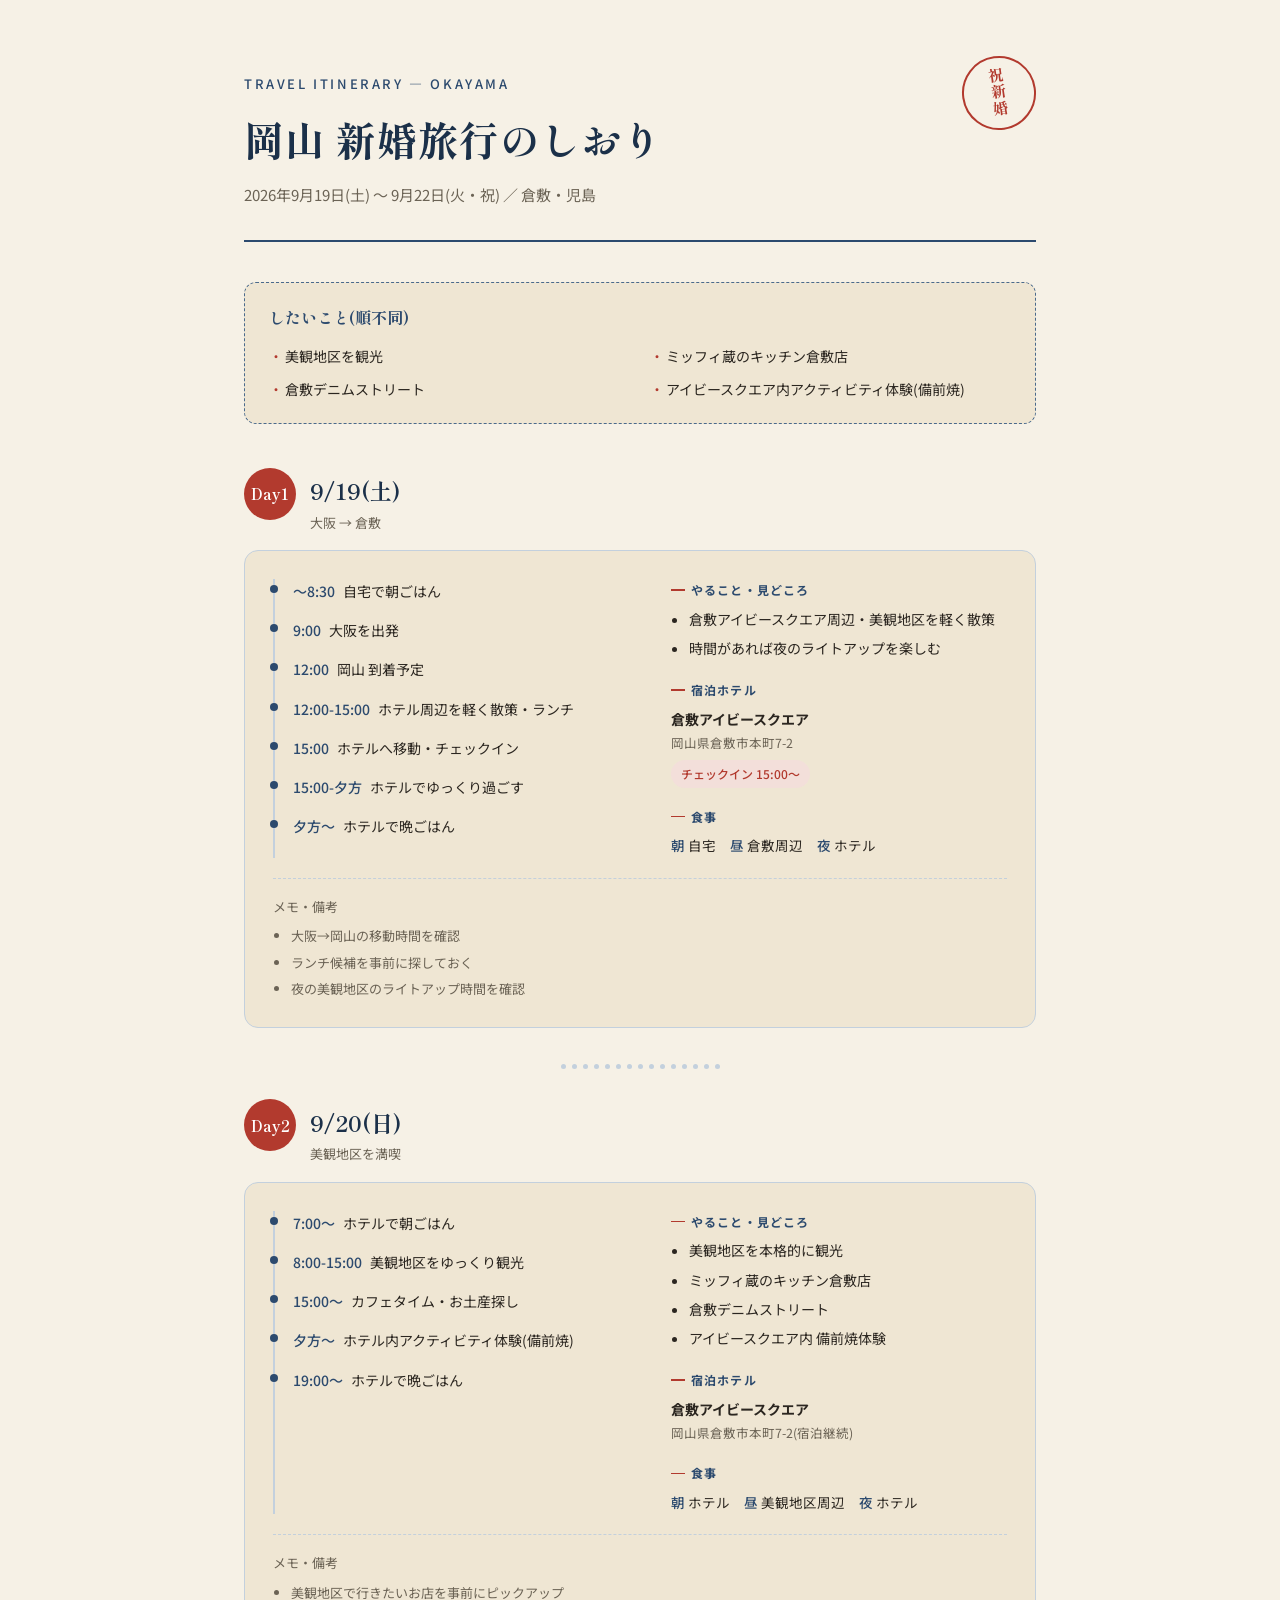
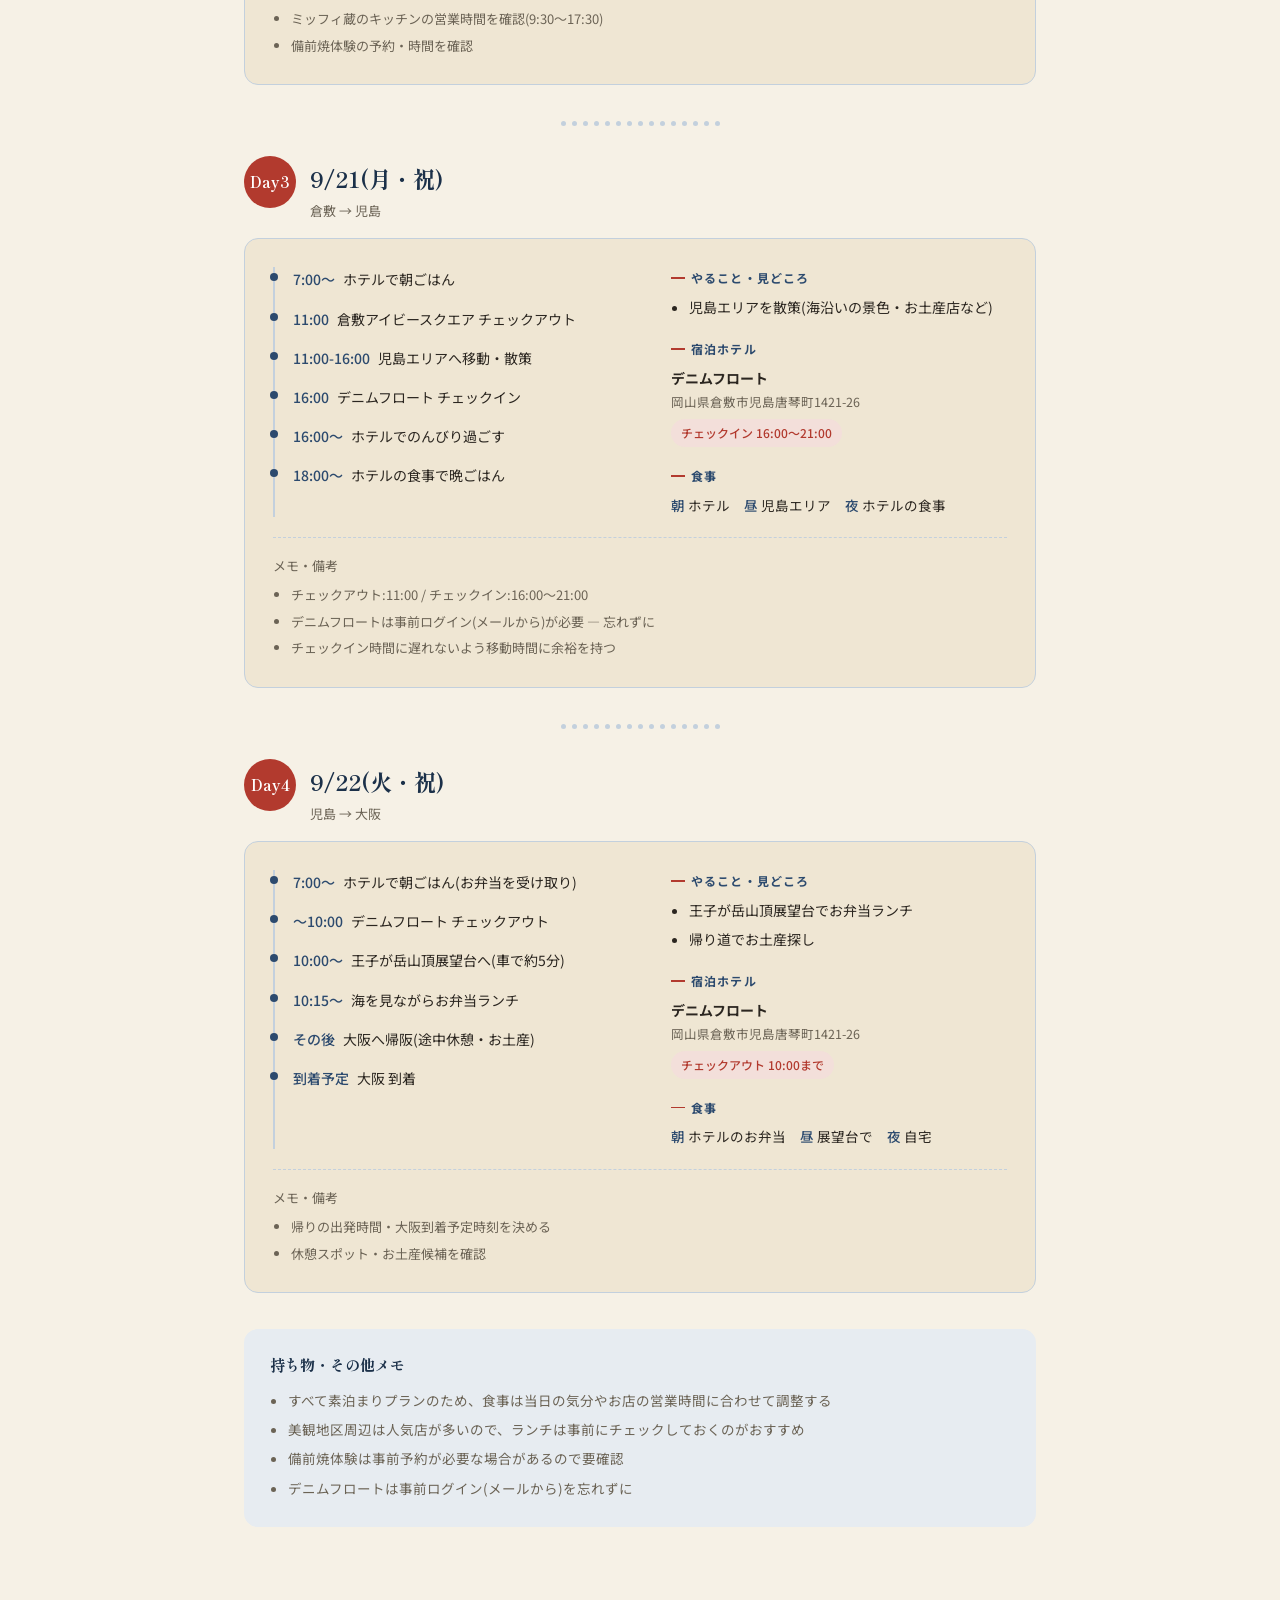
<file: okayama_honeymoon_itinerary.html>
<!DOCTYPE html>
<html lang="ja">
<head>
<meta charset="UTF-8">
<title>岡山 新婚旅行のしおり</title>
<link rel="preconnect" href="https://fonts.googleapis.com">
<link rel="preconnect" href="https://fonts.gstatic.com" crossorigin>
<link href="https://fonts.googleapis.com/css2?family=Shippori+Mincho:wght@500;700&family=Noto+Sans+JP:wght@400;500;700&display=swap" rel="stylesheet">
<style>
:root{
  --paper:#F6F1E6;
  --paper-2:#EFE6D3;
  --ink:#2B2620;
  --ink-soft:#6B6355;
  --indigo-50:#E7ECF1;
  --indigo-100:#C3D0DD;
  --indigo-400:#4A6A8C;
  --indigo-600:#2C4A6E;
  --indigo-800:#1B3049;
  --vermilion:#B23A2E;
  --vermilion-light:#F3DFDA;
}
*{box-sizing:border-box;}
body{
  margin:0;
  background:var(--paper);
  color:var(--ink);
  font-family:'Noto Sans JP',sans-serif;
  line-height:1.8;
}
.wrap{max-width:840px;margin:0 auto;padding:48px 24px 80px;}

/* ---- Cover ---- */
.cover{position:relative;padding:24px 0 32px;border-bottom:2px solid var(--indigo-600);margin-bottom:40px;}
.eyebrow{font-size:13px;letter-spacing:.2em;color:var(--indigo-600);font-weight:500;}
.title{
  font-family:'Shippori Mincho',serif;
  font-weight:700;
  font-size:40px;
  color:var(--indigo-800);
  margin:8px 0 6px;
  letter-spacing:.02em;
}
.subtitle{font-size:15px;color:var(--ink-soft);}
.hanko{
  position:absolute;top:8px;right:0;
  width:74px;height:74px;border-radius:50%;
  border:2.5px solid var(--vermilion);
  color:var(--vermilion);
  display:flex;align-items:center;justify-content:center;
  font-family:'Shippori Mincho',serif;font-weight:700;font-size:15px;
  transform:rotate(-8deg);
  writing-mode:vertical-rl;
  letter-spacing:.15em;
}

/* ---- Wishlist ticket ---- */
.ticket{
  background:var(--paper-2);
  border:1.5px dashed var(--indigo-400);
  border-radius:12px;
  padding:20px 24px;
  margin-bottom:44px;
}
.ticket h2{
  font-family:'Shippori Mincho',serif;
  font-size:16px;font-weight:700;
  color:var(--indigo-600);
  margin:0 0 12px;
}
.ticket ul{margin:0;padding-left:0;list-style:none;display:grid;grid-template-columns:1fr 1fr;gap:8px 20px;}
.ticket li{font-size:14px;position:relative;padding-left:16px;}
.ticket li::before{content:"・";position:absolute;left:0;color:var(--vermilion);}

/* ---- Day sections ---- */
.day{margin-bottom:36px;}
.day-head{display:flex;align-items:baseline;gap:14px;margin-bottom:16px;}
.day-badge{
  width:52px;height:52px;border-radius:50%;
  background:var(--vermilion);color:#fff;
  display:flex;align-items:center;justify-content:center;
  font-family:'Shippori Mincho',serif;font-weight:700;font-size:15px;
  flex-shrink:0;
}
.day-date{font-family:'Shippori Mincho',serif;font-size:22px;font-weight:700;color:var(--indigo-800);}
.day-weekday{font-size:13px;color:var(--ink-soft);}
.day-card{
  background:var(--paper-2);
  border-radius:14px;
  padding:28px 28px 24px;
  border:1px solid var(--indigo-100);
}
.grid{display:grid;grid-template-columns:1.1fr 1fr;gap:28px;}
@media (max-width:640px){.grid{grid-template-columns:1fr;}}

.timeline{border-left:2px solid var(--indigo-100);padding-left:18px;}
.tl-item{position:relative;margin-bottom:14px;font-size:14px;}
.tl-item:last-child{margin-bottom:0;}
.tl-item::before{
  content:"";position:absolute;left:-23px;top:6px;
  width:8px;height:8px;border-radius:50%;background:var(--indigo-600);
}
.tl-time{font-weight:500;color:var(--indigo-600);margin-right:8px;}

.side-block{margin-bottom:18px;}
.side-block:last-child{margin-bottom:0;}
.side-label{
  font-size:12px;font-weight:700;color:var(--indigo-600);
  letter-spacing:.1em;margin-bottom:6px;
  display:flex;align-items:center;gap:6px;
}
.side-label::before{content:"";width:14px;height:1.5px;background:var(--vermilion);display:inline-block;}
.side-text{font-size:14px;}
.side-text ul{margin:0;padding-left:18px;}
.side-text li{margin-bottom:4px;}

.hotel-name{font-weight:700;color:var(--ink);}
.hotel-addr{font-size:12.5px;color:var(--ink-soft);}
.hotel-note{
  display:inline-block;margin-top:6px;font-size:12px;
  background:var(--vermilion-light);color:var(--vermilion);
  padding:3px 10px;border-radius:20px;font-weight:500;
}

.meal-row{display:flex;gap:14px;font-size:13.5px;flex-wrap:wrap;}
.meal-row span b{color:var(--indigo-600);font-weight:500;}

.memo{
  margin-top:20px;padding-top:16px;border-top:1px dashed var(--indigo-100);
  font-size:13px;color:var(--ink-soft);
}
.memo ul{margin:6px 0 0;padding-left:18px;}
.memo li{margin-bottom:3px;}

/* perforation divider */
.perf{display:flex;align-items:center;gap:6px;margin:0 0 30px;justify-content:center;}
.perf span{width:5px;height:5px;border-radius:50%;background:var(--indigo-100);}

/* ---- Footer note ---- */
.footer{
  margin-top:8px;
  background:var(--indigo-50);
  border-radius:14px;
  padding:22px 26px;
}
.footer h3{
  font-family:'Shippori Mincho',serif;
  font-size:15px;color:var(--indigo-800);margin:0 0 10px;
}
.footer ul{margin:0;padding-left:18px;font-size:13.5px;color:var(--ink-soft);}
.footer li{margin-bottom:5px;}
</style>
</head>
<body>
<div class="wrap">

  <div class="cover">
    <div class="hanko">祝新婚</div>
    <div class="eyebrow">TRAVEL ITINERARY — OKAYAMA</div>
    <div class="title">岡山 新婚旅行のしおり</div>
    <div class="subtitle">2026年9月19日(土) 〜 9月22日(火・祝) ／ 倉敷・児島</div>
  </div>

  <div class="ticket">
    <h2>したいこと(順不同)</h2>
    <ul>
      <li>美観地区を観光</li>
      <li>ミッフィ蔵のキッチン倉敷店</li>
      <li>倉敷デニムストリート</li>
      <li>アイビースクエア内アクティビティ体験(備前焼)</li>
    </ul>
  </div>

  <!-- Day1 -->
  <div class="day">
    <div class="day-head">
      <div class="day-badge">Day1</div>
      <div>
        <div class="day-date">9/19(土)</div>
        <div class="day-weekday">大阪 → 倉敷</div>
      </div>
    </div>
    <div class="day-card">
      <div class="grid">
        <div class="timeline">
          <div class="tl-item"><span class="tl-time">〜8:30</span>自宅で朝ごはん</div>
          <div class="tl-item"><span class="tl-time">9:00</span>大阪を出発</div>
          <div class="tl-item"><span class="tl-time">12:00</span>岡山 到着予定</div>
          <div class="tl-item"><span class="tl-time">12:00-15:00</span>ホテル周辺を軽く散策・ランチ</div>
          <div class="tl-item"><span class="tl-time">15:00</span>ホテルへ移動・チェックイン</div>
          <div class="tl-item"><span class="tl-time">15:00-夕方</span>ホテルでゆっくり過ごす</div>
          <div class="tl-item"><span class="tl-time">夕方〜</span>ホテルで晩ごはん</div>
        </div>
        <div>
          <div class="side-block">
            <div class="side-label">やること・見どころ</div>
            <div class="side-text"><ul>
              <li>倉敷アイビースクエア周辺・美観地区を軽く散策</li>
              <li>時間があれば夜のライトアップを楽しむ</li>
            </ul></div>
          </div>
          <div class="side-block">
            <div class="side-label">宿泊ホテル</div>
            <div class="side-text">
              <div class="hotel-name">倉敷アイビースクエア</div>
              <div class="hotel-addr">岡山県倉敷市本町7-2</div>
              <span class="hotel-note">チェックイン 15:00〜</span>
            </div>
          </div>
          <div class="side-block">
            <div class="side-label">食事</div>
            <div class="meal-row">
              <span><b>朝</b> 自宅</span>
              <span><b>昼</b> 倉敷周辺</span>
              <span><b>夜</b> ホテル</span>
            </div>
          </div>
        </div>
      </div>
      <div class="memo">
        メモ・備考
        <ul>
          <li>大阪→岡山の移動時間を確認</li>
          <li>ランチ候補を事前に探しておく</li>
          <li>夜の美観地区のライトアップ時間を確認</li>
        </ul>
      </div>
    </div>
  </div>

  <div class="perf"><span></span><span></span><span></span><span></span><span></span><span></span><span></span><span></span><span></span><span></span><span></span><span></span><span></span><span></span><span></span></div>

  <!-- Day2 -->
  <div class="day">
    <div class="day-head">
      <div class="day-badge">Day2</div>
      <div>
        <div class="day-date">9/20(日)</div>
        <div class="day-weekday">美観地区を満喫</div>
      </div>
    </div>
    <div class="day-card">
      <div class="grid">
        <div class="timeline">
          <div class="tl-item"><span class="tl-time">7:00〜</span>ホテルで朝ごはん</div>
          <div class="tl-item"><span class="tl-time">8:00-15:00</span>美観地区をゆっくり観光</div>
          <div class="tl-item"><span class="tl-time">15:00〜</span>カフェタイム・お土産探し</div>
          <div class="tl-item"><span class="tl-time">夕方〜</span>ホテル内アクティビティ体験(備前焼)</div>
          <div class="tl-item"><span class="tl-time">19:00〜</span>ホテルで晩ごはん</div>
        </div>
        <div>
          <div class="side-block">
            <div class="side-label">やること・見どころ</div>
            <div class="side-text"><ul>
              <li>美観地区を本格的に観光</li>
              <li>ミッフィ蔵のキッチン倉敷店</li>
              <li>倉敷デニムストリート</li>
              <li>アイビースクエア内 備前焼体験</li>
            </ul></div>
          </div>
          <div class="side-block">
            <div class="side-label">宿泊ホテル</div>
            <div class="side-text">
              <div class="hotel-name">倉敷アイビースクエア</div>
              <div class="hotel-addr">岡山県倉敷市本町7-2(宿泊継続)</div>
            </div>
          </div>
          <div class="side-block">
            <div class="side-label">食事</div>
            <div class="meal-row">
              <span><b>朝</b> ホテル</span>
              <span><b>昼</b> 美観地区周辺</span>
              <span><b>夜</b> ホテル</span>
            </div>
          </div>
        </div>
      </div>
      <div class="memo">
        メモ・備考
        <ul>
          <li>美観地区で行きたいお店を事前にピックアップ</li>
          <li>ミッフィ蔵のキッチンの営業時間を確認(9:30〜17:30)</li>
          <li>備前焼体験の予約・時間を確認</li>
        </ul>
      </div>
    </div>
  </div>

  <div class="perf"><span></span><span></span><span></span><span></span><span></span><span></span><span></span><span></span><span></span><span></span><span></span><span></span><span></span><span></span><span></span></div>

  <!-- Day3 -->
  <div class="day">
    <div class="day-head">
      <div class="day-badge">Day3</div>
      <div>
        <div class="day-date">9/21(月・祝)</div>
        <div class="day-weekday">倉敷 → 児島</div>
      </div>
    </div>
    <div class="day-card">
      <div class="grid">
        <div class="timeline">
          <div class="tl-item"><span class="tl-time">7:00〜</span>ホテルで朝ごはん</div>
          <div class="tl-item"><span class="tl-time">11:00</span>倉敷アイビースクエア チェックアウト</div>
          <div class="tl-item"><span class="tl-time">11:00-16:00</span>児島エリアへ移動・散策</div>
          <div class="tl-item"><span class="tl-time">16:00</span>デニムフロート チェックイン</div>
          <div class="tl-item"><span class="tl-time">16:00〜</span>ホテルでのんびり過ごす</div>
          <div class="tl-item"><span class="tl-time">18:00〜</span>ホテルの食事で晩ごはん</div>
        </div>
        <div>
          <div class="side-block">
            <div class="side-label">やること・見どころ</div>
            <div class="side-text"><ul>
              <li>児島エリアを散策(海沿いの景色・お土産店など)</li>
            </ul></div>
          </div>
          <div class="side-block">
            <div class="side-label">宿泊ホテル</div>
            <div class="side-text">
              <div class="hotel-name">デニムフロート</div>
              <div class="hotel-addr">岡山県倉敷市児島唐琴町1421-26</div>
              <span class="hotel-note">チェックイン 16:00〜21:00</span>
            </div>
          </div>
          <div class="side-block">
            <div class="side-label">食事</div>
            <div class="meal-row">
              <span><b>朝</b> ホテル</span>
              <span><b>昼</b> 児島エリア</span>
              <span><b>夜</b> ホテルの食事</span>
            </div>
          </div>
        </div>
      </div>
      <div class="memo">
        メモ・備考
        <ul>
          <li>チェックアウト:11:00 / チェックイン:16:00〜21:00</li>
          <li>デニムフロートは事前ログイン(メールから)が必要 — 忘れずに</li>
          <li>チェックイン時間に遅れないよう移動時間に余裕を持つ</li>
        </ul>
      </div>
    </div>
  </div>

  <div class="perf"><span></span><span></span><span></span><span></span><span></span><span></span><span></span><span></span><span></span><span></span><span></span><span></span><span></span><span></span><span></span></div>

  <!-- Day4 -->
  <div class="day">
    <div class="day-head">
      <div class="day-badge">Day4</div>
      <div>
        <div class="day-date">9/22(火・祝)</div>
        <div class="day-weekday">児島 → 大阪</div>
      </div>
    </div>
    <div class="day-card">
      <div class="grid">
        <div class="timeline">
          <div class="tl-item"><span class="tl-time">7:00〜</span>ホテルで朝ごはん(お弁当を受け取り)</div>
          <div class="tl-item"><span class="tl-time">〜10:00</span>デニムフロート チェックアウト</div>
          <div class="tl-item"><span class="tl-time">10:00〜</span>王子が岳山頂展望台へ(車で約5分)</div>
          <div class="tl-item"><span class="tl-time">10:15〜</span>海を見ながらお弁当ランチ</div>
          <div class="tl-item"><span class="tl-time">その後</span>大阪へ帰阪(途中休憩・お土産)</div>
          <div class="tl-item"><span class="tl-time">到着予定</span>大阪 到着</div>
        </div>
        <div>
          <div class="side-block">
            <div class="side-label">やること・見どころ</div>
            <div class="side-text"><ul>
              <li>王子が岳山頂展望台でお弁当ランチ</li>
              <li>帰り道でお土産探し</li>
            </ul></div>
          </div>
          <div class="side-block">
            <div class="side-label">宿泊ホテル</div>
            <div class="side-text">
              <div class="hotel-name">デニムフロート</div>
              <div class="hotel-addr">岡山県倉敷市児島唐琴町1421-26</div>
              <span class="hotel-note">チェックアウト 10:00まで</span>
            </div>
          </div>
          <div class="side-block">
            <div class="side-label">食事</div>
            <div class="meal-row">
              <span><b>朝</b> ホテルのお弁当</span>
              <span><b>昼</b> 展望台で</span>
              <span><b>夜</b> 自宅</span>
            </div>
          </div>
        </div>
      </div>
      <div class="memo">
        メモ・備考
        <ul>
          <li>帰りの出発時間・大阪到着予定時刻を決める</li>
          <li>休憩スポット・お土産候補を確認</li>
        </ul>
      </div>
    </div>
  </div>

  <div class="footer">
    <h3>持ち物・その他メモ</h3>
    <ul>
      <li>すべて素泊まりプランのため、食事は当日の気分やお店の営業時間に合わせて調整する</li>
      <li>美観地区周辺は人気店が多いので、ランチは事前にチェックしておくのがおすすめ</li>
      <li>備前焼体験は事前予約が必要な場合があるので要確認</li>
      <li>デニムフロートは事前ログイン(メールから)を忘れずに</li>
    </ul>
  </div>

</div>
</body>
</html>
</file>
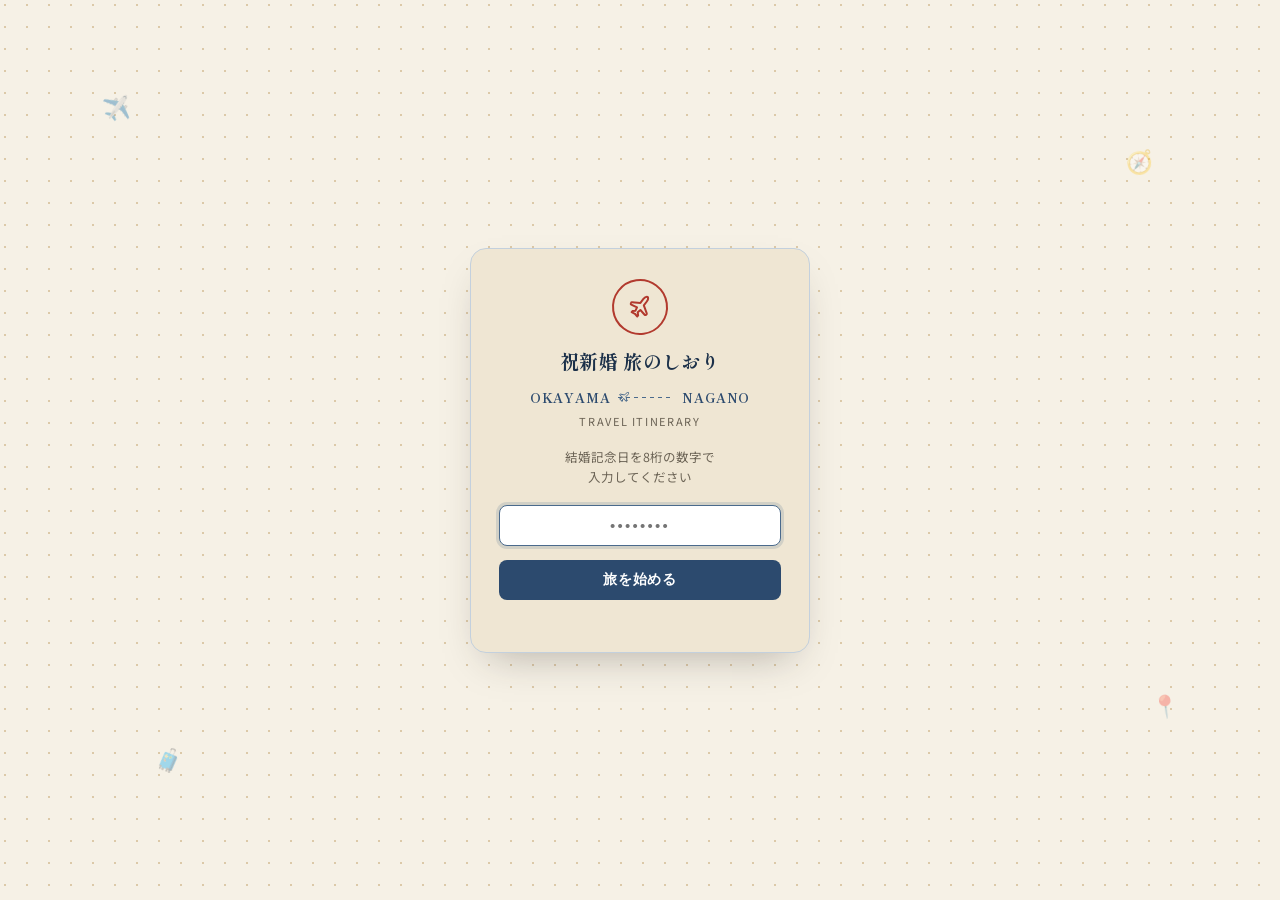
<file: nagano/day1.html>
<!DOCTYPE html>
<html lang="ja">
<head>
  <meta charset="UTF-8">
  <script src="../auth.js"></script>
  <title>Day1 — 長野編</title>
  <link rel="preconnect" href="https://fonts.googleapis.com">
  <link rel="preconnect" href="https://fonts.gstatic.com" crossorigin>
  <link href="https://fonts.googleapis.com/css2?family=Shippori+Mincho:wght@500;700&family=Noto+Sans+JP:wght@400;500;700&display=swap" rel="stylesheet">
  <link rel="stylesheet" href="../styles.css?v=2">
  <meta name="viewport" content="width=device-width,initial-scale=1">
</head>
<body class="theme-nagano">
<header class="site-header">
  <div class="cover">
    <div class="hanko"><svg viewBox="0 0 24 24" fill="none" stroke="currentColor" stroke-width="2" stroke-linecap="round" stroke-linejoin="round"><circle cx="11" cy="4" r="2"/><circle cx="18" cy="8" r="2"/><circle cx="20" cy="16" r="2"/><path d="M9 10a5 5 0 0 1 5 5v3.5a3.5 3.5 0 0 1-6.84 1.045Q6.52 17.48 4.46 16.84A3.5 3.5 0 0 1 5.5 10Z"/></svg><span class="hanko-text">祝新婚</span></div>
    <div class="eyebrow">TRAVEL ITINERARY — NAGANO <img class="eyebrow-vella" src="../images/vella-smailing.png" alt="ベラ"></div>
    <div class="title-row">
      <div class="title">旅のしおり長野編</div>
      <a class="btn-trip-switch" href="../index.html">岡山編</a>
    </div>
  </div>
  <nav class="tabs">
    <a href="index.html">HOME</a>
    <a class="active" href="day1.html">DAY1</a>
    <a href="day2.html">DAY2</a>
    <a href="day3.html">DAY3</a>
    <a href="day4.html">DAY4</a>
  </nav>
</header>

<div class="wrap">
  <!-- Day1 -->
  <div class="day">
    <div class="day-head">
      <div class="day-badge">Day1</div>
      <div>
        <div class="day-date">9/24(木)</div>
        <div class="day-weekday">大阪 → 長野 わんわんの聖地へ</div>
      </div>
    </div>

    <div class="photo-carousel">
      <div class="photo-carousel-item"><img src="../images/venus-line.jpg" alt="ビーナスライン"></div>
      <div class="photo-carousel-item"><img src="../images/oed-1.jpg" alt="大江戸温泉物語わんわんリゾート 信州上田"></div>
      <div class="photo-carousel-item"><img src="../images/dogrun-1.jpg" alt="大江戸温泉物語わんわんリゾート 信州上田"></div>
      <div class="photo-carousel-item"><img src="../images/onsen.jpg" alt="大江戸温泉物語わんわんリゾート 信州上田"></div>
      <div class="photo-carousel-item"><img src="../images/oedo.dinner.jpg" alt="大江戸温泉物語わんわんリゾート 信州上田"></div>
    </div>

    <div class="day-card">
      <div class="grid">
        <div class="timeline">
          <div class="tl-item">
            <span class="tl-time">08:00</span>出発
            <div class="tl-note">車で約5時間(途中でビーナスライン)</div>
          </div>
          <div class="tl-item">
            <span class="tl-time">15:00</span>大江戸温泉物語わんわんリゾート 信州上田
            <div class="tl-note">ホテルへ移動・チェックイン</div>
          </div>
          <div class="tl-item">
            <span class="tl-time">17:00</span>ドッグラン
            <div class="tl-note">ホテルの館内ドッグラン</div>
          </div>
          <div class="tl-item">
            <span class="tl-time">18:00</span>晩ごはん
            <div class="tl-note">ホテルで晩ごはんバイキング</div>
          </div>
          <div class="tl-item">
            <span class="tl-time">19:30</span>温泉
            <div class="tl-note">＊要予約</div>
          </div>
        </div>
        <div>
          <div class="side-block">
            <div class="side-label">やること・見どころ</div>
            <div class="side-text"><ul>
              <li>道中のビーナスライン</li>
              <li>ドッグラン</li>
            </ul></div>
          </div>
          <div class="side-block">
            <div class="side-label">宿泊ホテル</div>
            <div class="side-text">
              <div class="hotel-name">大江戸温泉物語わんわんリゾート 信州上田</div>
              <div class="hotel-addr">住所　：長野県上田市西内1160</div>
              <div class="hotel-addr">部屋　：スタンダード和室8畳内風呂なし</div>
              <div class="hotel-addr">番号　：3831-0214-5903</div>
              <div class="hotel-addr">プラン：1泊2食付基本バイキング プラン</div>
              <span class="hotel-note">チェックイン 15:00〜</span>
              <a class="btn-reserve" href="https://go-ooedoonsen.reservation.jp/ja/reservations/detail" target="_blank" rel="noopener noreferrer">予約情報の確認</a>
            </div>
          </div>
        </div>
      </div>
      <div class="memo">
        メモ・備考
        <ul>
          <li>ビーナスラインを通るルートで</li>
          <li>1泊2食付基本バイキング プラン</li>
          <li>チェックイン15:00</li>
          <li>貸切風呂は当日のみ予約可能</li>
        </ul>
      </div>
    </div>
  </div>

</div>
</body>
</html>
</file>
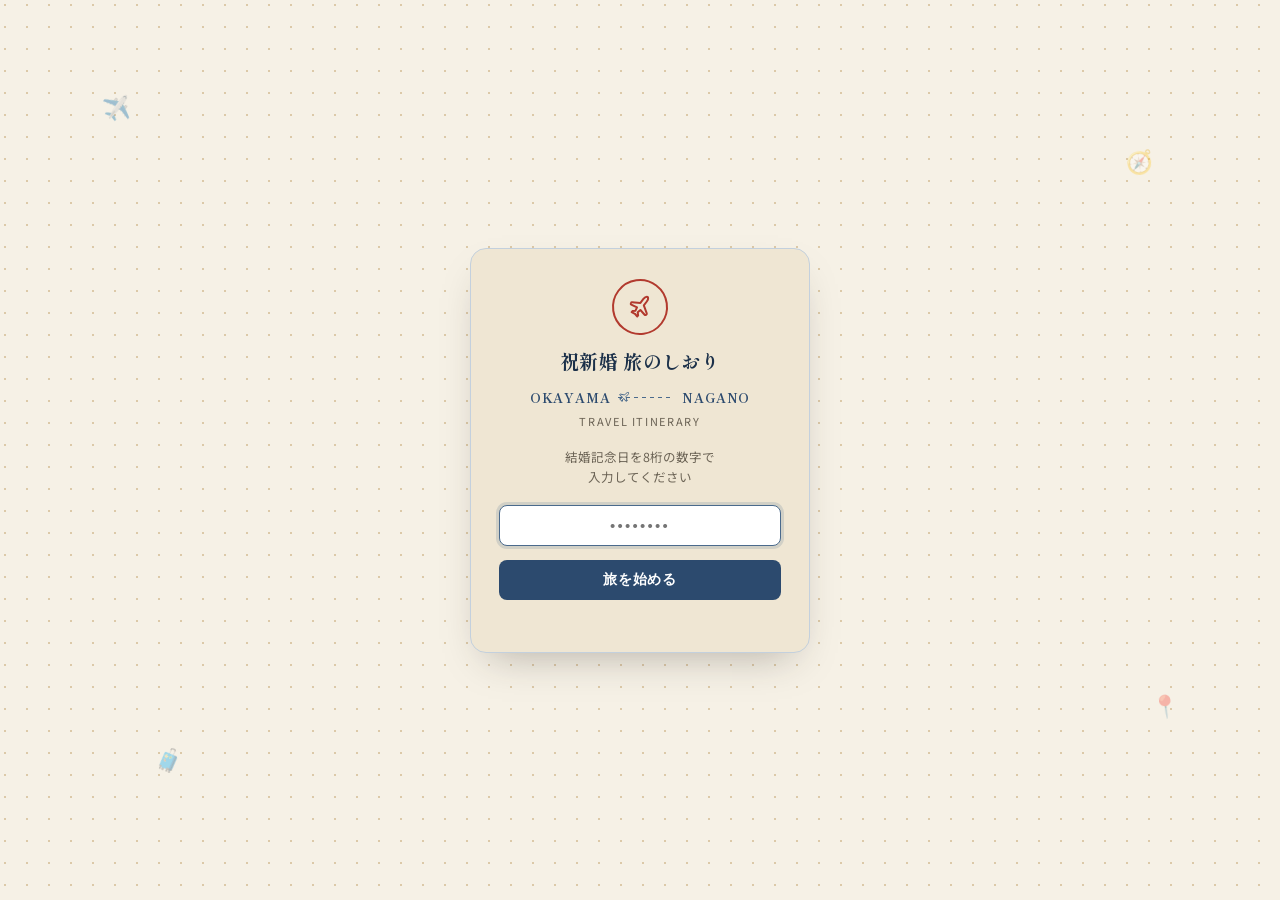
<file: nagano/day2.html>
<!DOCTYPE html>
<html lang="ja">
<head>
  <meta charset="UTF-8">
  <script src="../auth.js"></script>
  <title>Day2 — 長野編</title>
  <link rel="preconnect" href="https://fonts.googleapis.com">
  <link rel="preconnect" href="https://fonts.gstatic.com" crossorigin>
  <link href="https://fonts.googleapis.com/css2?family=Shippori+Mincho:wght@500;700&family=Noto+Sans+JP:wght@400;500;700&display=swap" rel="stylesheet">
  <link rel="stylesheet" href="../styles.css?v=2">
  <meta name="viewport" content="width=device-width,initial-scale=1">
</head>
<body class="theme-nagano">
<header class="site-header">
  <div class="cover">
    <div class="hanko"><svg viewBox="0 0 24 24" fill="none" stroke="currentColor" stroke-width="2" stroke-linecap="round" stroke-linejoin="round"><circle cx="11" cy="4" r="2"/><circle cx="18" cy="8" r="2"/><circle cx="20" cy="16" r="2"/><path d="M9 10a5 5 0 0 1 5 5v3.5a3.5 3.5 0 0 1-6.84 1.045Q6.52 17.48 4.46 16.84A3.5 3.5 0 0 1 5.5 10Z"/></svg><span class="hanko-text">祝新婚</span></div>
    <div class="eyebrow">TRAVEL ITINERARY — NAGANO <img class="eyebrow-vella" src="../images/vella-smailing.png" alt="ベラ"></div>
    <div class="title-row">
      <div class="title">旅のしおり長野編</div>
      <a class="btn-trip-switch" href="../index.html">岡山編</a>
    </div>
  </div>
  <nav class="tabs">
    <a href="index.html">HOME</a>
    <a href="day1.html">DAY1</a>
    <a class="active" href="day2.html">DAY2</a>
    <a href="day3.html">DAY3</a>
    <a href="day4.html">DAY4</a>
  </nav>
</header>

<div class="wrap">
  <!-- Day2 -->
  <div class="day">
    <div class="day-head">
      <div class="day-badge">Day2</div>
      <div>
        <div class="day-date">9/25(金)</div>
        <div class="day-weekday">避暑地・軽井沢を代表する観光エリアを散策</div>
      </div>
    </div>

    <div class="photo-carousel">
      <div class="photo-carousel-item"><img src="../images/karuizawa-street.jpg" alt="わさび"></div>
      <div class="photo-carousel-item"><img src="../images/karuizawa-shopping-1.jpg" alt="わさび"></div>
      <div class="photo-carousel-item"><img src="../images/oedo-mornig.jpg" alt="わさび"></div>
      <div class="photo-carousel-item"><img src="../images/karuizawa-sweet.jpg" alt="わさび"></div>
      <div class="photo-carousel-item"><img src="../images/karuizawa-oyaki.jpg" alt="わさび"></div>
      <div class="photo-carousel-item"><img src="../images/karuizawa-gourme.jpg" alt="わさび"></div>
    </div>

    <div class="day-card">
      <div class="grid">
        <div class="timeline">
          <div class="tl-item">
            <span class="tl-time">7:00</span>朝ごはん
            <div class="tl-note">ホテルで朝ごはんバイキング</div>
          </div>
          <div class="tl-item">
            <span class="tl-time">8:00</span>ホテル出発
            <div class="tl-note">車約90分</div>
          </div>
          <div class="tl-item">
            <span class="tl-time">9:30</span>旧軽井沢銀座商店街
            <div class="tl-note">のんびりと散策</div>
          </div>
          <div class="tl-item">
            <span class="tl-time">12:00</span>お昼ごはん
            <div class="tl-note">車約30分</div>
          </div>
          <div class="tl-item">
            <span class="tl-time">13:00</span>軽井沢・プリンスショッピングプラザ
            <div class="tl-note">休憩しながらショッピング</div>
            <div class="tl-note"><a href="https://www.karuizawa-psp.jp/petguide/?p=2#content02" target="_blank" rel="noopener noreferrer">ペットと一緒に入店できるショップ</a></div>
          </div>
          <div class="tl-item">
            <span class="tl-time">15:00</span>ホテルへ戻る
            <div class="tl-note">車約90分</div>
          </div>
          <div class="tl-item">
            <span class="tl-time">16:30</span>自由時間
            <div class="tl-note">ホテルでリラックス</div>
          </div>
          <div class="tl-item">
            <span class="tl-time">18:00</span>晩ごはん
            <div class="tl-note">ホテルで晩ごはんバイキング</div>
          </div>
          <div class="tl-item">
            <span class="tl-time">19:30</span>温泉
            <div class="tl-note">＊要予約</div>
          </div>
        </div>
        <div>
          <div class="side-block">
            <div class="side-label">やること・見どころ</div>
            <div class="side-text"><ul>
              <li>軽井沢でお散歩&ショッピング</li>
              <li>モカソフト</li>
              <li>おやき</li>
            </ul></div>
          </div>
          <div class="side-block">
            <div class="side-label">宿泊ホテル</div>
            <div class="side-text">
              <div class="hotel-name">大江戸温泉物語わんわんリゾート 信州上田</div>
              <div class="hotel-addr">住所　：長野県上田市西内1160</div>
              <div class="hotel-addr">部屋　：スタンダード和室8畳内風呂なし</div>
              <div class="hotel-addr">番号　：3831-0214-5903</div>
              <div class="hotel-addr">プラン：1泊2食付基本バイキング プラン</div>
              <a class="btn-reserve" href="https://go-ooedoonsen.reservation.jp/ja/reservations/detail" target="_blank" rel="noopener noreferrer">予約情報の確認</a>
            </div>
          </div>
        </div>
      </div>
      <div class="memo">
        メモ・備考
        <ul>
          <li>混みそうな軽井沢を平日に行く</li>
          <li>モカソフト</li>
          <li>体調見ながら予定調整</li>
          <li>ベラ バッグ/オムツ/水</li>
        </ul>
      </div>
    </div>
  </div>

</div>
</body>
</html>
</file>
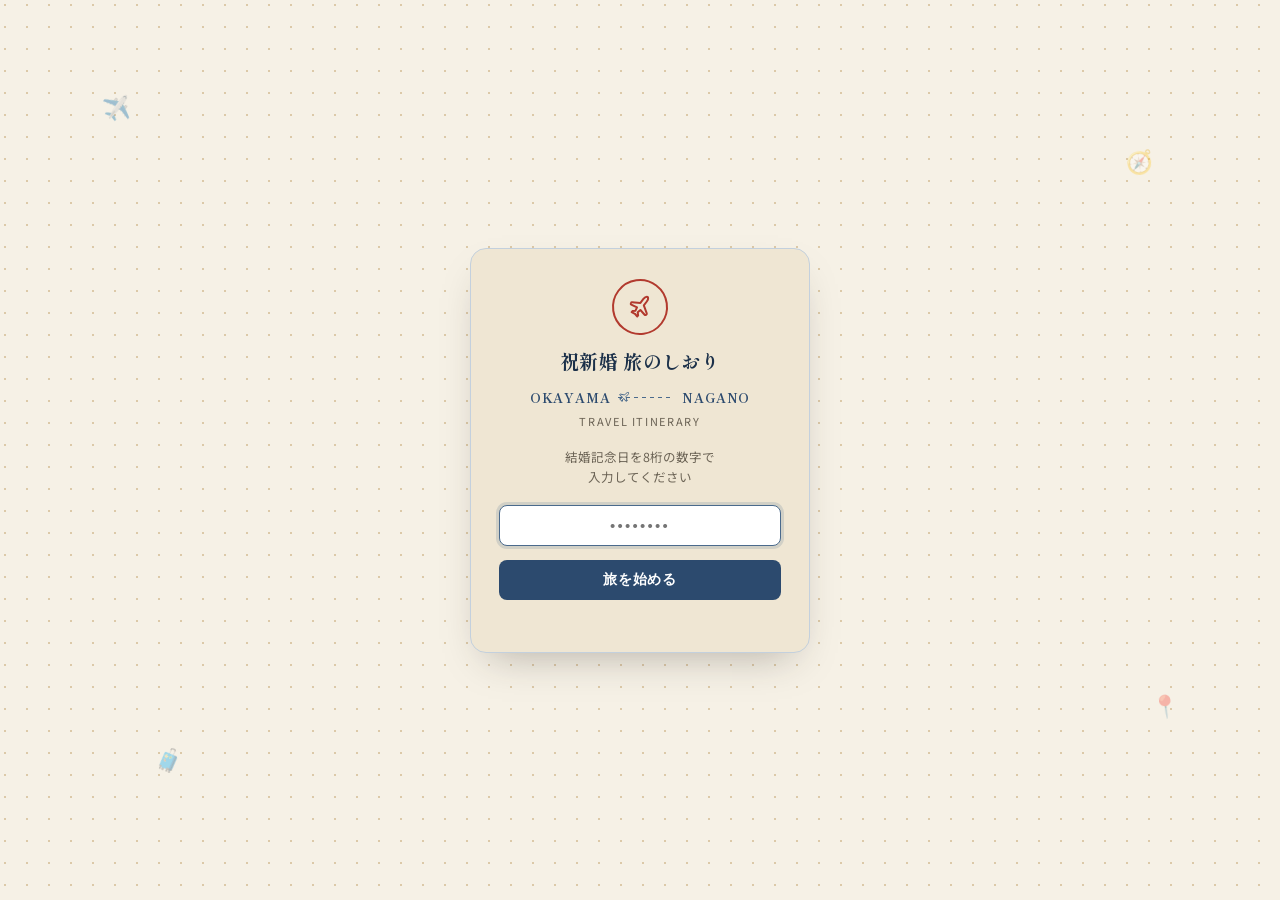
<file: nagano/day3.html>
<!DOCTYPE html>
<html lang="ja">
<head>
  <meta charset="UTF-8">
  <script src="../auth.js"></script>
  <title>Day3 — 長野編</title>
  <link rel="preconnect" href="https://fonts.googleapis.com">
  <link rel="preconnect" href="https://fonts.gstatic.com" crossorigin>
  <link href="https://fonts.googleapis.com/css2?family=Shippori+Mincho:wght@500;700&family=Noto+Sans+JP:wght@400;500;700&display=swap" rel="stylesheet">
  <link rel="stylesheet" href="../styles.css?v=2">
  <meta name="viewport" content="width=device-width,initial-scale=1">
</head>
<body class="theme-nagano">
<header class="site-header">
  <div class="cover">
    <div class="hanko"><svg viewBox="0 0 24 24" fill="none" stroke="currentColor" stroke-width="2" stroke-linecap="round" stroke-linejoin="round"><circle cx="11" cy="4" r="2"/><circle cx="18" cy="8" r="2"/><circle cx="20" cy="16" r="2"/><path d="M9 10a5 5 0 0 1 5 5v3.5a3.5 3.5 0 0 1-6.84 1.045Q6.52 17.48 4.46 16.84A3.5 3.5 0 0 1 5.5 10Z"/></svg><span class="hanko-text">祝新婚</span></div>
    <div class="eyebrow">TRAVEL ITINERARY — NAGANO <img class="eyebrow-vella" src="../images/vella-smailing.png" alt="ベラ"></div>
    <div class="title-row">
      <div class="title">旅のしおり長野編</div>
      <a class="btn-trip-switch" href="../index.html">岡山編</a>
    </div>
  </div>
  <nav class="tabs">
    <a href="index.html">HOME</a>
    <a href="day1.html">DAY1</a>
    <a href="day2.html">DAY2</a>
    <a class="active" href="day3.html">DAY3</a>
    <a href="day4.html">DAY4</a>
  </nav>
</header>

<div class="wrap">
  <!-- Day3 -->
  <div class="day">
    <div class="day-head">
      <div class="day-badge">Day3</div>
      <div>
        <div class="day-date">9/26(土)</div>
        <div class="day-weekday">大王わさび農場へ</div>
      </div>
    </div>

    <div class="photo-carousel">
      <div class="photo-carousel-item"><img src="../images/wasabi-2.jpg" alt="わさび"></div>
      <div class="photo-carousel-item"><img src="../images/wasabi-1.jpg" alt="わさび"></div>
      <div class="photo-carousel-item"><img src="../images/wasabi-3.jpg" alt="わさび"></div>
      <div class="photo-carousel-item"><img src="../images/wasabi-4.jpg" alt="わさび"></div>
      <div class="photo-carousel-item"><img src="../images/wasabi-5.jpg" alt="わさび"></div>
      <div class="photo-carousel-item"><img src="../images/wasabi-6.jpg" alt="わさび"></div>
    </div>

    <div class="day-card">
      <div class="grid">
        <div class="timeline">
          <div class="tl-item">
            <span class="tl-time">7:00</span>朝ごはん
            <div class="tl-note">ホテルで朝ごはんバイキング</div>
          </div>
          <div class="tl-item">
            <span class="tl-time">8:00</span>ホテル出発
            <div class="tl-note">車約45分</div>
          </div>
          <div class="tl-item">
            <span class="tl-time">9:00</span>大王わさび農場
            <div class="tl-note">わさび農場を散策</div>
          </div>
          <div class="tl-item">
            <span class="tl-time">10:00</span>わさびグルメを堪能
            <div class="tl-note">食べ歩き・お土産</div>
          </div>
          <div class="tl-item">
            <span class="tl-time">12:00</span>お昼ごはん
            <div class="tl-note">犬連れ可の地元グルメとか?</div>
            <div class="tl-note">車約45分</div>
          </div>
          <div class="tl-item">
            <span class="tl-time">13:00</span>ホテルへ戻る
          </div>
          <div class="tl-item">
            <span class="tl-time">13:30</span>自由時間
          </div>
          <div class="tl-item"><span class="tl-time">--:--</span>内容は追加予定</div>
          <div class="tl-item">
            <span class="tl-time">18:00</span>晩ごはん
            <div class="tl-note">ホテルで晩ごはんバイキング</div>
          </div>
          <div class="tl-item">
            <span class="tl-time">19:30</span>温泉
            <div class="tl-note">＊要予約</div>
          </div>
        </div>
        <div>
          <div class="side-block">
            <div class="side-label">やること・見どころ</div>
            <div class="side-text"><ul>
              <li>大王わさび農場でお散歩</li>
              <li>わさびグルメを堪能</li>
              <li>お土産を購入</li>
              <li>お蕎麦を食べる</li>
            </ul></div>
          </div>
          <div class="side-block">
            <div class="side-label">宿泊ホテル</div>
            <div class="side-text">
              <div class="hotel-name">大江戸温泉物語わんわんリゾート 信州上田</div>
              <div class="hotel-addr">住所　：長野県上田市西内1160</div>
              <div class="hotel-addr">部屋　：スタンダード和室8畳内風呂なし</div>
              <div class="hotel-addr">番号　：3831-0214-5903</div>
              <div class="hotel-addr">プラン：1泊2食付基本バイキング プラン</div>
              <a class="btn-reserve" href="https://go-ooedoonsen.reservation.jp/ja/reservations/detail" target="_blank" rel="noopener noreferrer">予約情報の確認</a>
            </div>
          </div>
        </div>
      </div>
      <div class="memo">
        メモ・備考
        <ul>
          <li>大王わさび農場 8:00〜17:00</li>
          <li>お昼 SOBA&CAFE sanpo手打ち蕎麦とカフェ</li>
          <li>滞在時間は2時間半〜3時間くらいを想定</li>
        </ul>
      </div>
    </div>
  </div>

</div>
</body>
</html>
</file>
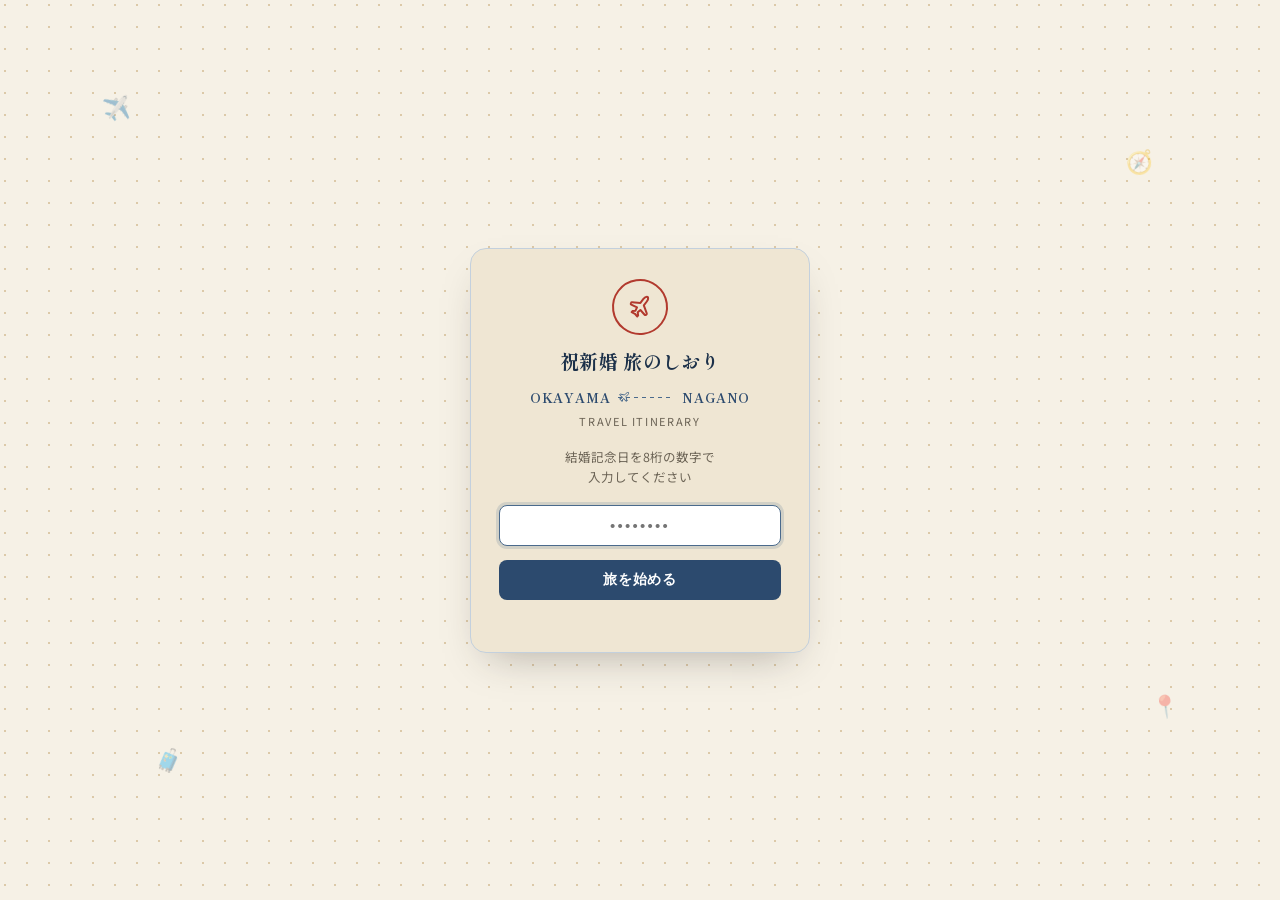
<file: nagano/day4.html>
<!DOCTYPE html>
<html lang="ja">
<head>
  <meta charset="UTF-8">
  <script src="../auth.js"></script>
  <title>Day4 — 長野編</title>
  <link rel="preconnect" href="https://fonts.googleapis.com">
  <link rel="preconnect" href="https://fonts.gstatic.com" crossorigin>
  <link href="https://fonts.googleapis.com/css2?family=Shippori+Mincho:wght@500;700&family=Noto+Sans+JP:wght@400;500;700&display=swap" rel="stylesheet">
  <link rel="stylesheet" href="../styles.css?v=2">
  <meta name="viewport" content="width=device-width,initial-scale=1">
</head>
<body class="theme-nagano">
<header class="site-header">
  <div class="cover">
    <div class="hanko"><svg viewBox="0 0 24 24" fill="none" stroke="currentColor" stroke-width="2" stroke-linecap="round" stroke-linejoin="round"><circle cx="11" cy="4" r="2"/><circle cx="18" cy="8" r="2"/><circle cx="20" cy="16" r="2"/><path d="M9 10a5 5 0 0 1 5 5v3.5a3.5 3.5 0 0 1-6.84 1.045Q6.52 17.48 4.46 16.84A3.5 3.5 0 0 1 5.5 10Z"/></svg><span class="hanko-text">祝新婚</span></div>
    <div class="eyebrow">TRAVEL ITINERARY — NAGANO <img class="eyebrow-vella" src="../images/vella-smailing.png" alt="ベラ"></div>
    <div class="title-row">
      <div class="title">旅のしおり長野編</div>
      <a class="btn-trip-switch" href="../index.html">岡山編</a>
    </div>
  </div>
  <nav class="tabs">
    <a href="index.html">HOME</a>
    <a href="day1.html">DAY1</a>
    <a href="day2.html">DAY2</a>
    <a href="day3.html">DAY3</a>
    <a class="active" href="day4.html">DAY4</a>
  </nav>
</header>

<div class="wrap">
  <!-- Day4 -->
  <div class="day">
    <div class="day-head">
      <div class="day-badge">Day4</div>
      <div>
        <div class="day-date">9/27(日)</div>
        <div class="day-weekday">旅の〆</div>
      </div>
    </div>

    <div class="photo-carousel">
      <div class="photo-carousel-item"><img src="../images/oedo-mornig.jpg" alt="わさび"></div>
    </div>

    <div class="day-card">
      <div class="grid">
        <div class="timeline">
          <div class="tl-item">
            <span class="tl-time">7:00</span>朝ごはん
            <div class="tl-note">ホテルで朝ごはんバイキング</div>
          </div>
          <div class="tl-item">
            <span class="tl-time">8:00</span>ドッグラン
          </div>
          <div class="tl-item">
            <span class="tl-time">11:00</span>チェックアウト
          </div>
          <div class="tl-item"><span class="tl-time">--:--</span>内容は追加予定</div>
        </div>
        <div>
          <div class="side-block">
            <div class="side-label">やること・見どころ</div>
            <div class="side-text"><ul>
              <li>追加予定</li>
            </ul></div>
          </div>
          <div class="side-block">
            <div class="side-label">宿泊ホテル</div>
            <div class="side-text">
              <div class="hotel-name">大江戸温泉物語わんわんリゾート 信州上田</div>
              <div class="hotel-addr">住所　：長野県上田市西内1160</div>
              <div class="hotel-addr">部屋　：スタンダード和室8畳内風呂なし</div>
              <div class="hotel-addr">番号　：3831-0214-5903</div>
              <div class="hotel-addr">プラン：1泊2食付基本バイキング プラン</div>
              <span class="hotel-note">チェックアウト ~11:00</span>
              <a class="btn-reserve" href="https://go-ooedoonsen.reservation.jp/ja/reservations/detail" target="_blank" rel="noopener noreferrer">予約情報の確認</a>
            </div>
          </div>
        </div>
      </div>
      <div class="memo">
        メモ・備考
        <ul>
          <li>忘れ物チェック</li>
        </ul>
      </div>
    </div>
  </div>

</div>
</body>
</html>
</file>
<file: styles.css>
:root{
  --paper:#F6F1E6;
  --paper-2:#EFE6D3;
  --ink:#2B2620;
  --ink-soft:#6B6355;
  --indigo-50:#E7ECF1;
  --indigo-100:#C3D0DD;
  --indigo-400:#4A6A8C;
  --indigo-600:#2C4A6E;
  --indigo-800:#1B3049;
  --vermilion:#B23A2E;
  --vermilion-light:#F3DFDA;
}
body.theme-nagano{
  --paper:#F6F1E6;
  --paper-2:#EFE6D3;
  --indigo-50:#E7F3EC;
  --indigo-100:#C2E0CE;
  --indigo-400:#4A9670;
  --indigo-600:#217A50;
  --indigo-800:#155636;
}
*{box-sizing:border-box;}
body{
  margin:0;
  background:var(--paper);
  color:var(--ink);
  font-family:'Noto Sans JP',sans-serif;
  line-height:1.8;
}
.wrap{max-width:840px;margin:0 auto;padding:24px 24px 80px;}

/* ---- Sticky site header (cover + tabs), height follows content ---- */
.site-header{position:sticky;top:0;left:0;right:0;background:var(--paper);border-bottom:2px solid var(--indigo-600);z-index:1000;padding:14px 0;}
.site-header .cover{max-width:840px;margin:0 auto;padding:12px 24px 8px;border-bottom:none;margin-bottom:0;box-sizing:border-box;}
.site-header .hanko{position:absolute;top:8px;right:24px}
.tabs{display:flex;gap:10px;justify-content:center;margin-top:8px}
.tabs a{display:inline-block;padding:2px 10px;border-radius:8px;color:var(--indigo-600);text-decoration:none;border:1px solid transparent;font-weight:700;background:transparent}
.tabs a:hover{background:var(--indigo-50)}
.tabs a.active{background:var(--indigo-600);color:#fff;border-color:var(--indigo-600)}

@media (max-width:640px){
  .site-header .cover{padding:10px 16px 0px;}
  .tabs{flex-wrap:wrap;gap:6px}
}

/* ---- Cover ---- */
.cover{position:relative;padding:24px 0 32px;border-bottom:2px solid var(--indigo-600);margin-bottom:40px;}
.eyebrow{font-size:13px;letter-spacing:.2em;color:var(--indigo-600);font-weight:500;}
.eyebrow-vella{width:24px;height:24px;border-radius:50%;object-fit:cover;vertical-align:middle;margin-left:4px;letter-spacing:normal;}
.title-row{display:flex;align-items:center;gap:10px;flex-wrap:wrap;}
.title{
  font-family:'Shippori Mincho',serif;
  font-weight:700;
  font-size:24px;
  color:var(--indigo-800);
  letter-spacing:.02em;
}
.btn-trip-switch{
  display:inline-flex;align-items:center;gap:4px;
  padding:4px 12px;
  font-size:12px;font-weight:700;letter-spacing:.02em;
  color:var(--indigo-600);
  border:1.5px solid var(--indigo-400);border-radius:20px;
  text-decoration:none;background:#fff;
  transition:background .15s ease,color .15s ease;
}
.btn-trip-switch:hover{background:var(--indigo-600);color:#fff;}
.btn-trip-switch::after{content:"→";}
.subtitle{font-size:15px;color:var(--ink-soft);}
.hanko{
  position:absolute;top:8px;right:0;
  width:60px;height:60px;border-radius:50%;
  border:2px solid var(--vermilion);
  color:var(--vermilion);
  display:flex;align-items:center;justify-content:center;
  font-family:'Shippori Mincho',serif;font-weight:700;font-size:12px;
  transform:rotate(-8deg);
  writing-mode:vertical-rl;
  letter-spacing:.15em;
}
body.theme-nagano .hanko{
  writing-mode:initial;letter-spacing:normal;
  border:none;background:none;
}
body.theme-nagano .hanko svg{
  position:absolute;inset:0;margin:auto;width:64px;height:64px;
  color:var(--vermilion);opacity:.85;
}
body.theme-nagano .hanko-text{
  position:relative;top:11px;display:inline-block;transform:rotate(16deg);
  font-size:11px;font-weight:700;letter-spacing:.03em;line-height:1.25;text-align:center;
  color:var(--vermilion);
  text-shadow:
    -1.5px -1.5px 0 #fff,1.5px -1.5px 0 #fff,-1.5px 1.5px 0 #fff,1.5px 1.5px 0 #fff,
    0 -1.5px 0 #fff,0 1.5px 0 #fff,-1.5px 0 0 #fff,1.5px 0 0 #fff;
}

/* ---- Wishlist ticket ---- */
.ticket{
  background:var(--paper-2);
  border:1.5px dashed var(--indigo-400);
  border-radius:12px;
  padding:20px 24px;
  margin-bottom:24px;
}
.ticket h2{
  font-family:'Shippori Mincho',serif;
  font-size:16px;font-weight:700;
  color:var(--indigo-600);
  margin:0 0 12px;
}
.ticket ul{margin:0;padding-left:0;list-style:none;display:grid;grid-template-columns:1fr 1fr;gap:8px 20px;}
.ticket li{font-size:14px;position:relative;padding-left:0px;}
.ticket li::before{content:"・";position:absolute;left:0;color:var(--vermilion);}

.map-frame{border-radius:8px;overflow:hidden;border:1px solid var(--indigo-100);}
.map-frame img{display:block;width:100%;height:auto;}
.map-caption{margin:10px 0 0;font-size:12.5px;color:var(--ink-soft);text-align:center;}

.ticket .map-legend{display:block;list-style:none;margin:14px 0 0;padding:0;text-align:left;}
.map-legend li{display:flex;flex-direction:row;align-items:center;justify-content:space-between;gap:10px;font-size:13px;padding:6px 0;border-top:1px dashed var(--indigo-100);}
.map-legend li:first-child{border-top:none;}
.map-legend li::before{content:none;}
.map-legend-text{display:flex;flex-direction:column;gap:2px;min-width:0;}
.map-legend-name{font-weight:700;color:var(--ink);}
.map-legend-addr{color:var(--ink-soft);font-size:12.5px;}
.map-legend-btn{
  flex-shrink:0;display:flex;align-items:center;justify-content:center;
  width:30px;height:30px;border-radius:8px;
  border:1px solid var(--indigo-100);background:#fff;color:var(--indigo-600);
  text-decoration:none;transition:background .15s ease,border-color .15s ease;
}
.map-legend-btn:hover{background:var(--indigo-50);border-color:var(--indigo-400);}
.map-legend-btn svg{width:16px;height:16px;}

.overview{display:grid;grid-template-columns:120px 1fr;gap:10px 16px;margin:0;}
.overview dt{font-size:12px;font-weight:700;letter-spacing:.08em;color:var(--indigo-600);display:flex;align-items:center;gap:6px;}
.overview-icon{display:inline-flex;color:var(--indigo-600);}
.overview-icon svg{width:15px;height:15px;}
.overview dd{margin:0;font-size:14px;}
.overview ol{margin:0;padding-left:0px;}
.overview li{margin-bottom:2px;}

.hotel-links{list-style:none;margin:0;padding:0;display:flex;flex-direction:column;gap:8px;counter-reset:hotel;}
.hotel-links li{margin:0;counter-increment:hotel;}
.hotel-links li::before{content:none;}
.btn-hotel{
  display:flex;align-items:center;justify-content:space-between;gap:8px;
  padding:6px 10px;
  background:#fff;color:var(--ink);
  font-size:12px;font-weight:700;
  border:1px solid var(--indigo-100);border-radius:8px;
  text-decoration:none;
  transition:background .15s ease,border-color .15s ease;
}
.btn-hotel::before{content:counter(hotel)".";color:var(--indigo-600);}
.btn-hotel::after{content:"↗";margin-left:auto;color:var(--indigo-600);}
.btn-hotel:hover{background:var(--indigo-50);border-color:var(--indigo-400);}
@media (max-width:640px){
  .overview{grid-template-columns:1fr;gap:2px 0;}
  .overview dt{margin-top:8px;}
  .overview dt:first-child{margin-top:0;}
}

/* ---- Photo carousel (Instagram-style swipe) ---- */
.photo-carousel{
  display:flex;
  overflow-x:auto;
  scroll-snap-type:x mandatory;
  -webkit-overflow-scrolling:touch;
  scrollbar-width:none;
  max-width:470px;
  aspect-ratio:4/3;
  margin:16px auto 20px;
  border-radius:14px;
  background:var(--paper-2);
  border:1px solid var(--indigo-100);
}
.photo-carousel::-webkit-scrollbar{display:none;}
.photo-carousel-item{flex:0 0 100%;scroll-snap-align:start;scroll-snap-stop:always;}
.photo-carousel-item img{display:block;width:100%;height:100%;object-fit:cover;}
.photo-carousel-placeholder{display:flex;flex-direction:column;align-items:center;justify-content:center;height:100%;gap:6px;color:var(--ink-soft);font-size:12.5px;}
.photo-carousel-placeholder svg{width:28px;height:28px;opacity:.6;}

/* ---- Day sections ---- */
.day{margin-bottom:36px;}
.day-head{display:flex;align-items:baseline;gap:14px;margin-bottom:16px;}
.day-badge{
  width:52px;height:52px;border-radius:50%;
  background:var(--vermilion);color:#fff;
  display:flex;align-items:center;justify-content:center;
  font-family:'Shippori Mincho',serif;font-weight:700;font-size:15px;
  flex-shrink:0;
}
.day-date{font-family:'Shippori Mincho',serif;font-size:22px;font-weight:700;color:var(--indigo-800);}
.day-weekday{font-size:13px;color:var(--ink-soft);}
.day-card{
  background:var(--paper-2);
  border-radius:14px;
  padding:28px 28px 24px;
  border:1px solid var(--indigo-100);
}
.grid{display:grid;grid-template-columns:1.1fr 1fr;gap:28px;}
@media (max-width:640px){.grid{grid-template-columns:1fr;}}

.timeline{border-left:2px solid var(--indigo-100);padding-left:18px;}
.tl-item{position:relative;margin-bottom:14px;font-size:14px;}
.tl-item:last-child{margin-bottom:0;}
.tl-item::before{
  content:"";position:absolute;left:-23px;top:6px;
  width:8px;height:8px;border-radius:50%;background:var(--indigo-600);
}
.tl-time{font-weight:500;color:var(--indigo-600);margin-right:8px;}
.tl-badge{
  display:inline-block;margin-left:8px;font-size:11px;
  background:var(--vermilion-light);color:var(--vermilion);
  padding:2px 8px;border-radius:20px;font-weight:500;
}
.tl-note{margin-top:2px;font-size:12.5px;color:var(--ink-soft);}

.tl-transit{
  display:flex;align-items:center;gap:6px;
  margin:-4px 0 14px;font-size:12px;color:var(--ink-soft);
}
.tl-transit svg{width:13px;height:13px;flex-shrink:0;}

.side-block{margin-bottom:18px;}
.side-block:last-child{margin-bottom:0;}
.side-label{
  font-size:12px;font-weight:700;color:var(--indigo-600);
  letter-spacing:.1em;margin-bottom:6px;
  display:flex;align-items:center;gap:6px;
}
.side-label::before{content:"";width:14px;height:1.5px;background:var(--vermilion);display:inline-block;}
.side-text{font-size:14px;}
.side-text ul{margin:0;padding-left:18px;}
.side-text li{margin-bottom:4px;}

.hotel-name{font-weight:700;color:var(--ink);}
.hotel-addr{font-size:12.5px;color:var(--ink-soft);}
.hotel-note{
  display:inline-block;margin-top:6px;font-size:12px;
  background:var(--vermilion-light);color:var(--vermilion);
  padding:3px 10px;border-radius:20px;font-weight:500;
}

.btn-reserve{
  display:inline-flex;align-items:center;gap:6px;
  margin-top:10px;padding:9px 18px;
  background:var(--indigo-600);color:#fff;
  font-size:13px;font-weight:700;letter-spacing:.02em;
  border-radius:8px;text-decoration:none;
  transition:background .15s ease;
}
.btn-reserve::after{content:"→";}
.btn-reserve:hover{background:var(--indigo-800);}

.meal-row{display:flex;gap:14px;font-size:13.5px;flex-wrap:wrap;}
.meal-row span b{color:var(--indigo-600);font-weight:500;}

.memo{
  margin-top:20px;padding-top:16px;border-top:1px dashed var(--indigo-100);
  font-size:13px;color:var(--ink-soft);
}
.memo ul{margin:6px 0 0;padding-left:18px;}
.memo li{margin-bottom:3px;}

/* perforation divider */
.perf{display:flex;align-items:center;gap:6px;margin:0 0 30px;justify-content:center;}
.perf span{width:5px;height:5px;border-radius:50%;background:var(--indigo-100);}

/* ---- Footer note ---- */
.footer{
  margin-top:8px;
  background:var(--indigo-50);
  border-radius:14px;
  padding:22px 26px;
}
.footer h3{
  font-family:'Shippori Mincho',serif;
  font-size:15px;color:var(--indigo-800);margin:0 0 10px;
}
.footer ul{margin:0;padding-left:18px;font-size:13.5px;color:var(--ink-soft);}
.footer li{margin-bottom:5px;}

.nav-links{display:flex;gap:12px;margin-bottom:18px;}
.nav-links a{color:var(--indigo-600);font-weight:600;text-decoration:none}

.daylink{display:block;padding:12px 14px;border-radius:10px;background:#fff;border:1px solid var(--indigo-100);margin-bottom:8px}
</file>
